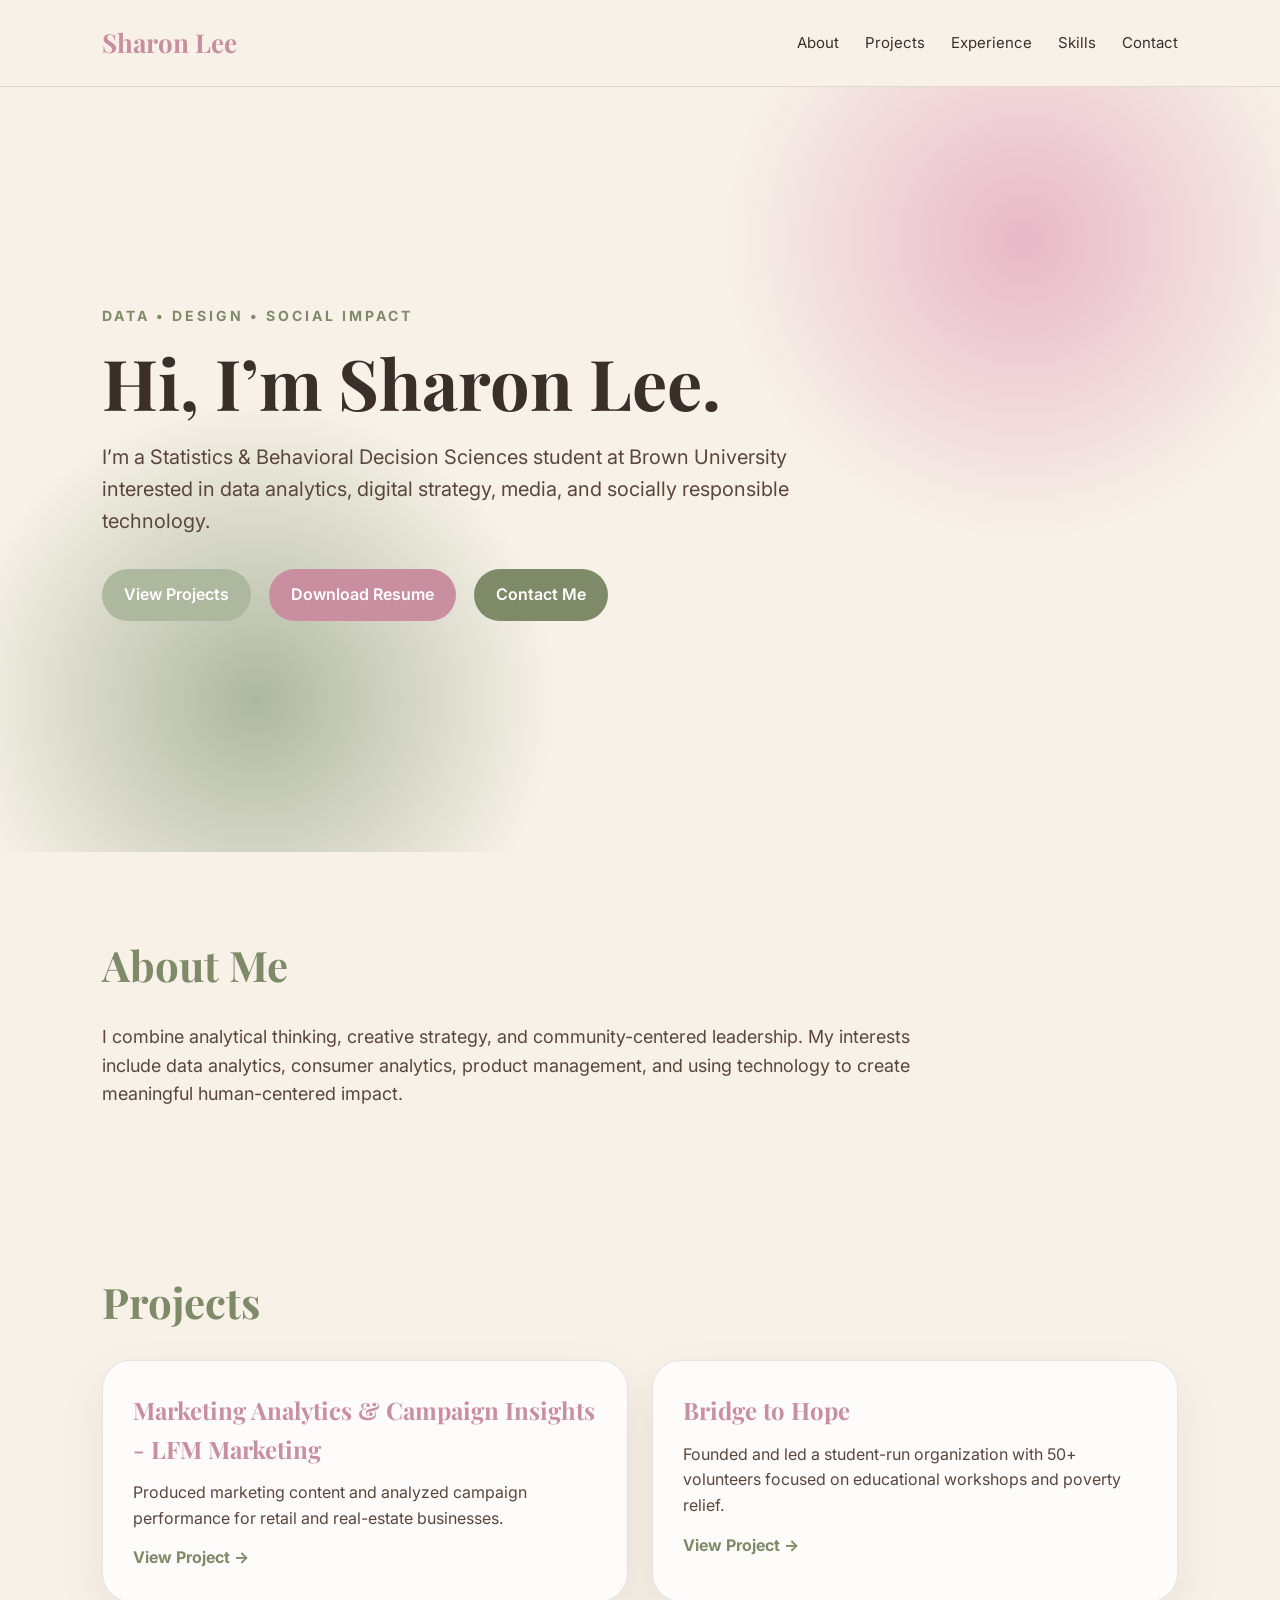
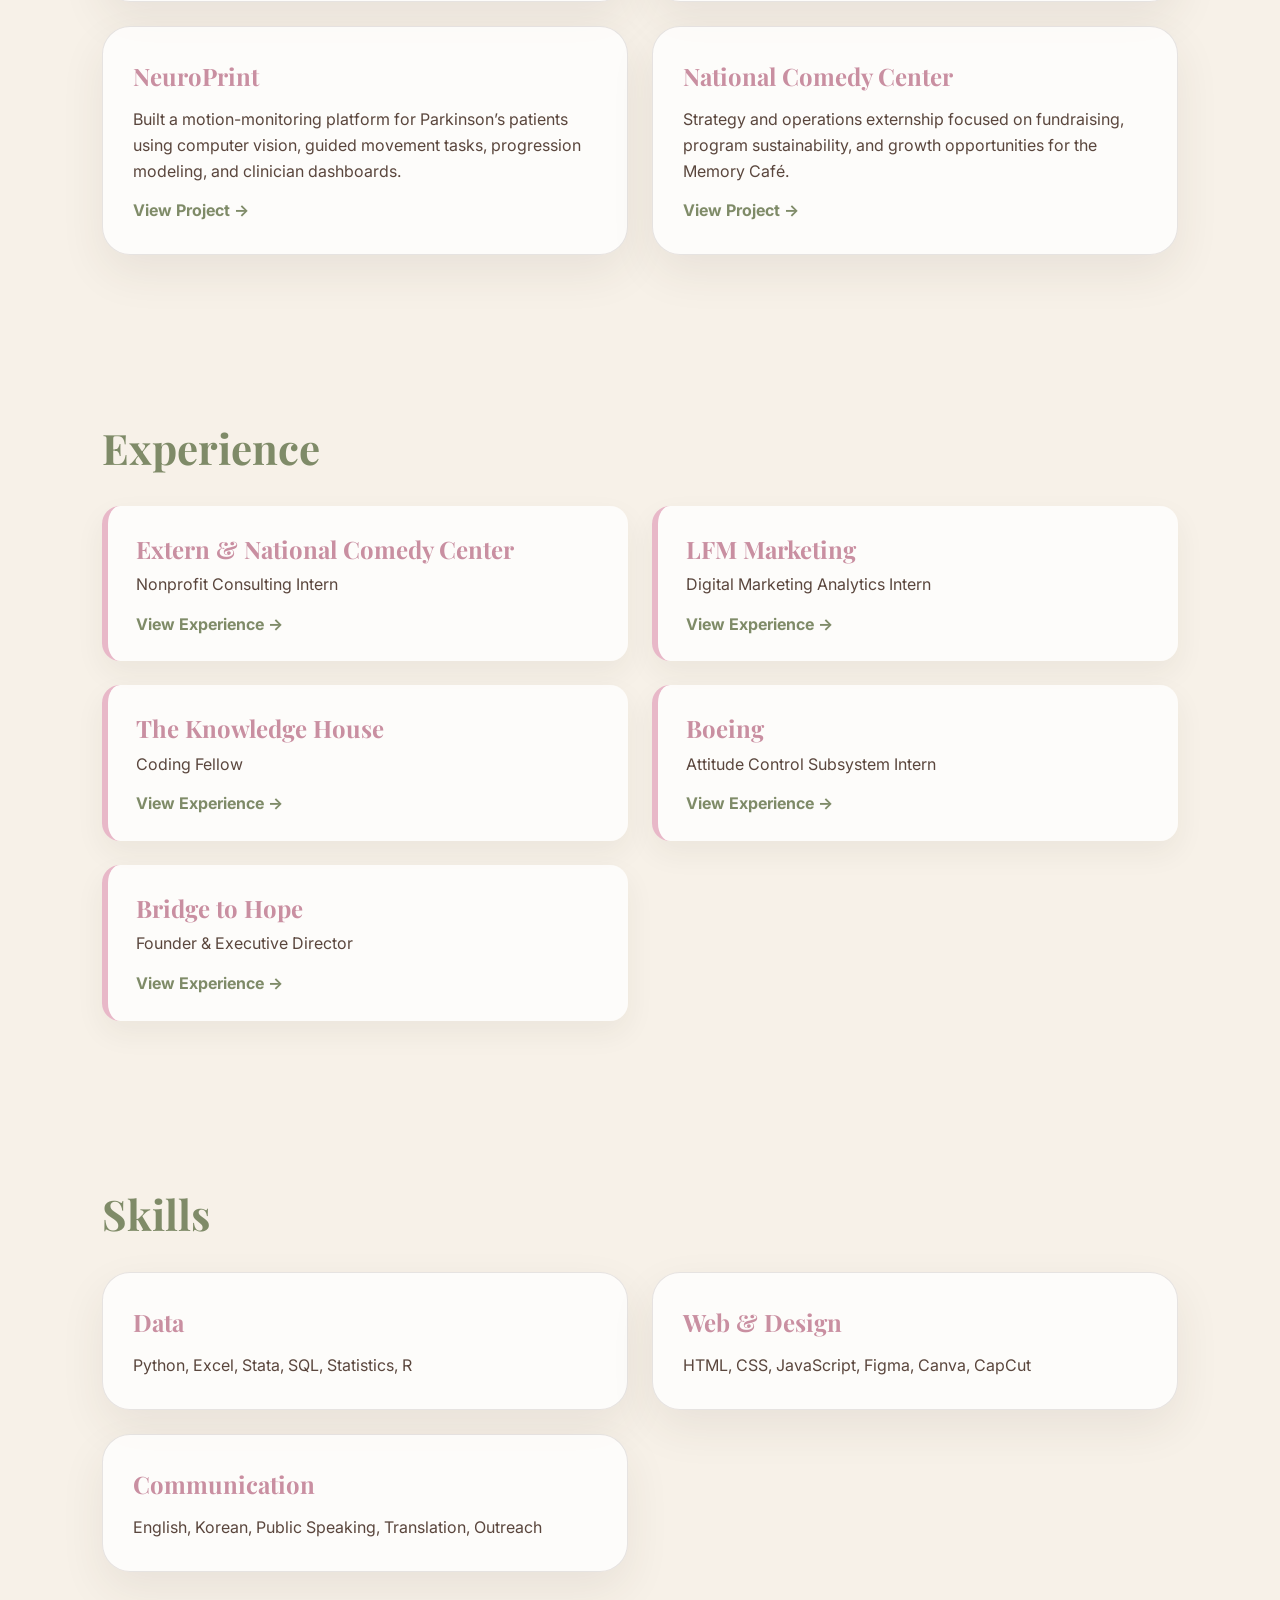
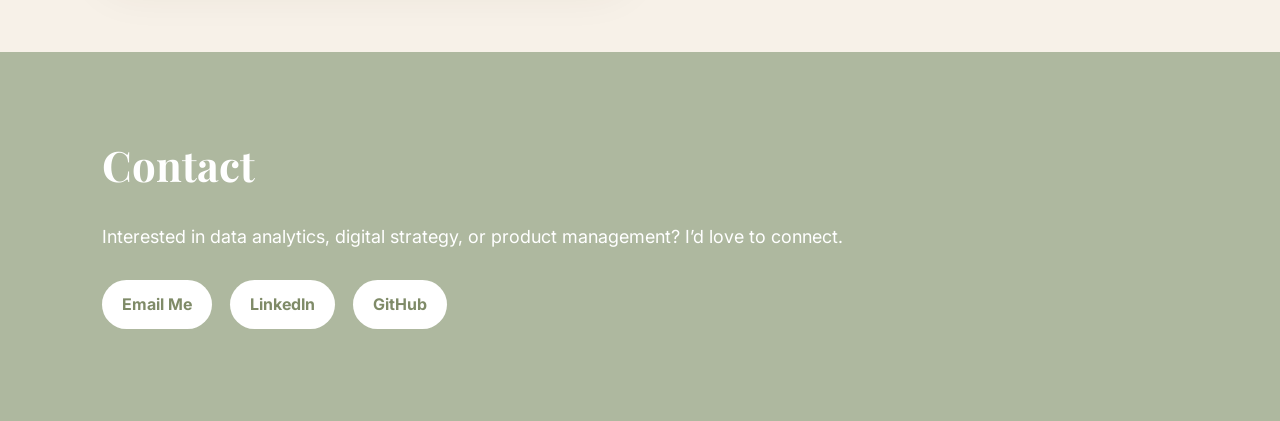
<file: index.html>
<!DOCTYPE html>
<html lang="en">
<head>
  <meta charset="UTF-8" />
  <meta name="viewport" content="width=device-width, initial-scale=1.0" />
  <title>Sharon Lee | Portfolio</title>
  <link rel="stylesheet" href="style.css" />
</head>
<body>

  <nav>
    <h2 class="logo">Sharon Lee</h2>
    <div class="nav-links">
      <a href="#about">About</a>
      <a href="#projects">Projects</a>
      <a href="#experience">Experience</a>
      <a href="#skills">Skills</a>
      <a href="#contact">Contact</a>
    </div>
  </nav>

  <section class="hero">
    <p class="tag">DATA • DESIGN • SOCIAL IMPACT</p>
    <h1>Hi, I’m Sharon Lee.</h1>
    <p class="hero-text">
      I’m a Statistics & Behavioral Decision Sciences student at Brown University interested in
      data analytics, digital strategy, media, and socially responsible technology.
    </p>

    <div class="buttons">
      <a href="#projects">View Projects</a>
      <a href="resume.pdf" target="_blank">Download Resume</a>
      <a href="#contact">Contact Me</a>
    </div>
  </section>

  <section id="about">
    <h2>About Me</h2>
    <p>
      I combine analytical thinking, creative strategy, and community-centered leadership.
      My interests include data analytics, consumer analytics, product management, and using technology
      to create meaningful human-centered impact.
    </p>
  </section>

  <section id="projects">
    <h2>Projects</h2>

    <div class="project-grid">
      <a class="card project-link" href="projects/marketing-analytics.html">
        <h3>Marketing Analytics & Campaign Insights - LFM Marketing</h3>
        <p>
          Produced marketing content and analyzed campaign performance for retail
          and real-estate businesses.
        </p>
        <span>View Project →</span>
      </a>

      <a class="card project-link" href="projects/bridge-to-hope.html">
        <h3>Bridge to Hope</h3>
        <p>
          Founded and led a student-run organization with 50+ volunteers focused on
          educational workshops and poverty relief.
        </p>
        <span>View Project →</span>
      </a>

      <a class="card project-link" href="projects/neuroprint.html">
        <h3>NeuroPrint</h3>
        <p>
          Built a motion-monitoring platform for Parkinson’s patients using computer
          vision, guided movement tasks, progression modeling, and clinician dashboards.
        </p>
        <span>View Project →</span>
      </a>
      
      <a class="card project-link"
   href="projects/ncc-memory-cafe.html">

  <h3>National Comedy Center</h3>

  <p>
    Strategy and operations externship focused on
    fundraising, program sustainability, and
    growth opportunities for the Memory Café.
  </p>

  <span>View Project →</span>

</a>
    </div>
  </section>

  <section id="experience">
    <h2>Experience</h2>

    
    <div class="experience-grid">
      
<a class="experience-item experience-link"
   href="experience/ncc-memory-cafe.html">
  <h3>Extern & National Comedy Center</h3>
  <p>Nonprofit Consulting Intern</p>
  <span>View Experience →</span>
</a>

      <a class="experience-item experience-link" href="experience/lfm-marketing.html">
        <h3>LFM Marketing</h3>
        <p>Digital Marketing Analytics Intern</p>
        <span>View Experience →</span>
      </a>

      <a class="experience-item experience-link" href="experience/knowledge-house.html">
        <h3>The Knowledge House</h3>
        <p>Coding Fellow</p>
        <span>View Experience →</span>
      </a>

      <a class="experience-item experience-link" href="experience/boeing.html">
        <h3>Boeing</h3>
        <p>Attitude Control Subsystem Intern</p>
        <span>View Experience →</span>
      </a>

      <a class="experience-item experience-link" href="experience/bridge-to-hope-experience.html">
        <h3>Bridge to Hope</h3>
        <p>Founder & Executive Director</p>
        <span>View Experience →</span>
      </a>
    </div>
  </section>

  <section id="skills">
    <h2>Skills</h2>

    <div class="skills-grid">
      <div class="card">
        <h3>Data</h3>
        <p>Python, Excel, Stata, SQL, Statistics, R</p>
      </div>

      <div class="card">
        <h3>Web & Design</h3>
        <p>HTML, CSS, JavaScript, Figma, Canva, CapCut</p>
      </div>

      <div class="card">
        <h3>Communication</h3>
        <p>English, Korean, Public Speaking, Translation, Outreach</p>
      </div>
    </div>
  </section>

  <section id="contact">
    <h2>Contact</h2>
    <p>
      Interested in data analytics, digital strategy, or product management?
      I’d love to connect.
    </p>

    <div class="contact-links">
      <a href="mailto:sharon_j_lee@brown.edu">Email Me</a>
      <a href="https://www.linkedin.com/in/sharonjooeunlee" target="_blank">LinkedIn</a>
      <a href="https://github.com/sharon-jlee" target="_blank">GitHub</a>
    </div>
  </section>

  <script src="script.js"></script>
</body>
</html>
</file>
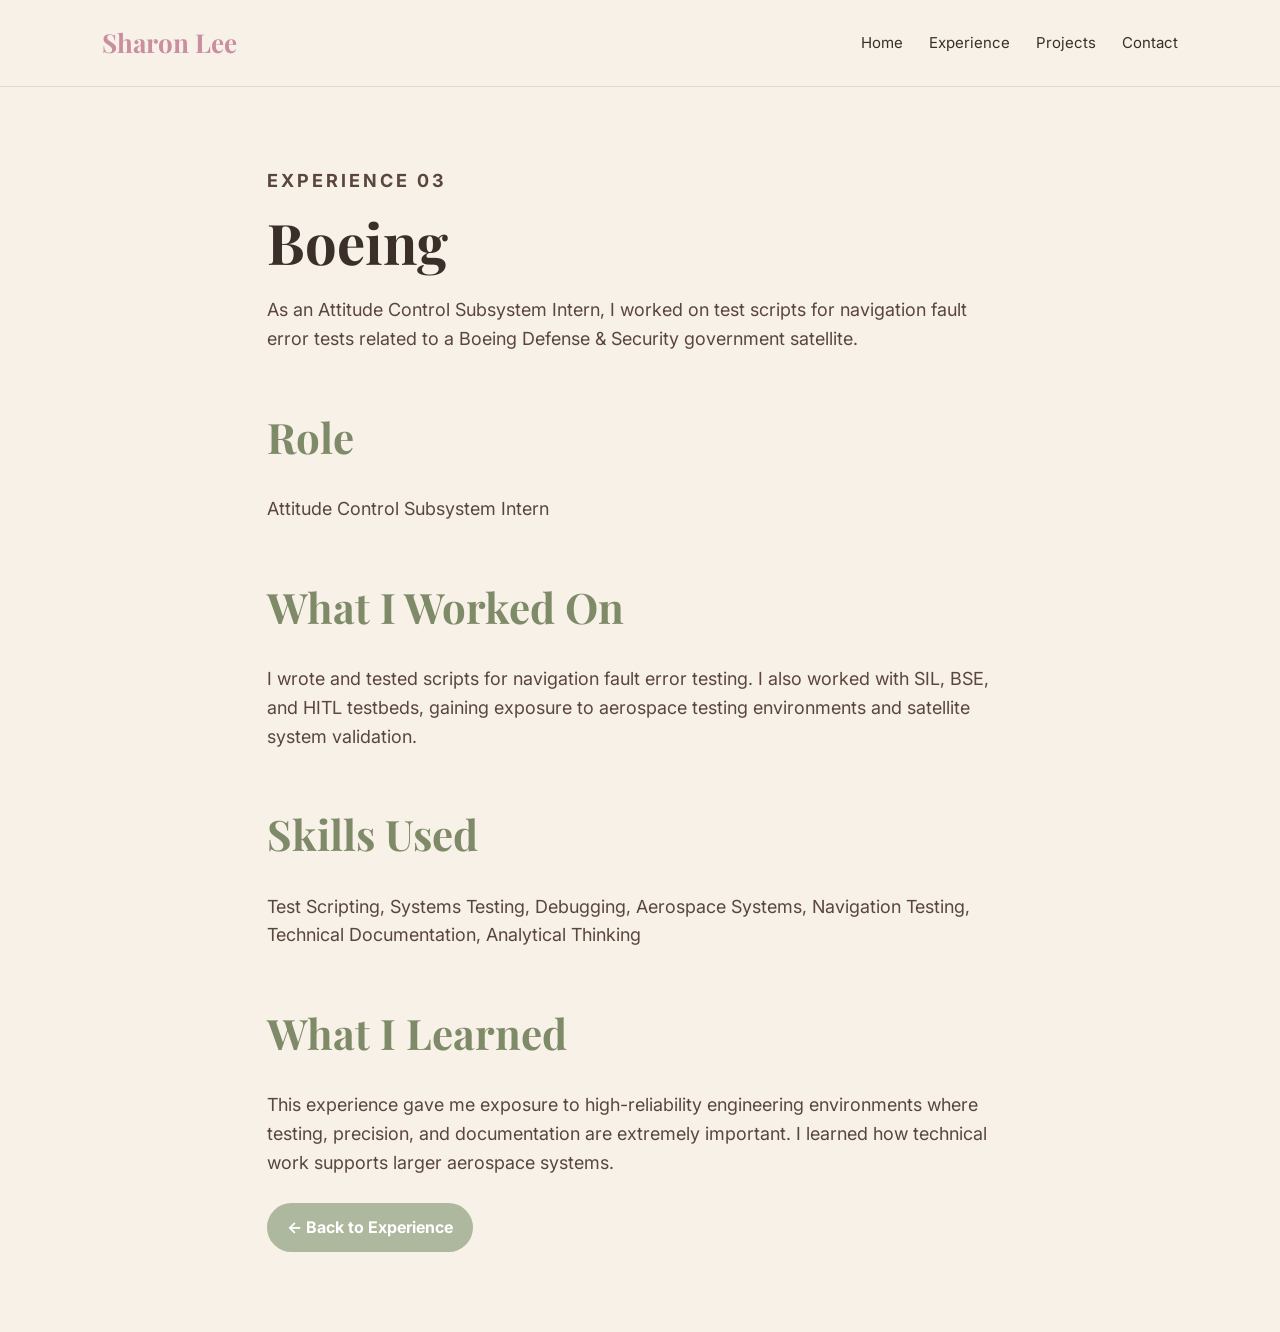
<file: experience/boeing.html>
<!DOCTYPE html>
<html lang="en">
<head>
  <meta charset="UTF-8" />
  <meta name="viewport" content="width=device-width, initial-scale=1.0" />
  <title>Boeing | Sharon Lee</title>
  <link rel="stylesheet" href="../style.css" />
</head>
<body>

  <nav>
    <h2 class="logo">Sharon Lee</h2>
    <div class="nav-links">
      <a href="../index.html">Home</a>
      <a href="../index.html#experience">Experience</a>
      <a href="../index.html#projects">Projects</a>
      <a href="../index.html#contact">Contact</a>
    </div>
  </nav>

  <section class="project-page">
    <p class="tag">EXPERIENCE 03</p>

    <h1>Boeing</h1>

    <p class="hero-text">
      As an Attitude Control Subsystem Intern, I worked on test scripts for navigation
      fault error tests related to a Boeing Defense & Security government satellite.
    </p>

    <h2>Role</h2>
    <p>
      Attitude Control Subsystem Intern
    </p>

    <h2>What I Worked On</h2>
    <p>
      I wrote and tested scripts for navigation fault error testing. I also worked with
      SIL, BSE, and HITL testbeds, gaining exposure to aerospace testing environments
      and satellite system validation.
    </p>

    <h2>Skills Used</h2>
    <p>
      Test Scripting, Systems Testing, Debugging, Aerospace Systems, Navigation Testing,
      Technical Documentation, Analytical Thinking
    </p>

    <h2>What I Learned</h2>
    <p>
      This experience gave me exposure to high-reliability engineering environments where
      testing, precision, and documentation are extremely important. I learned how technical
      work supports larger aerospace systems.
    </p>

    <a class="back-button" href="../index.html#experience">← Back to Experience</a>
  </section>

</body>
</html>
</file>
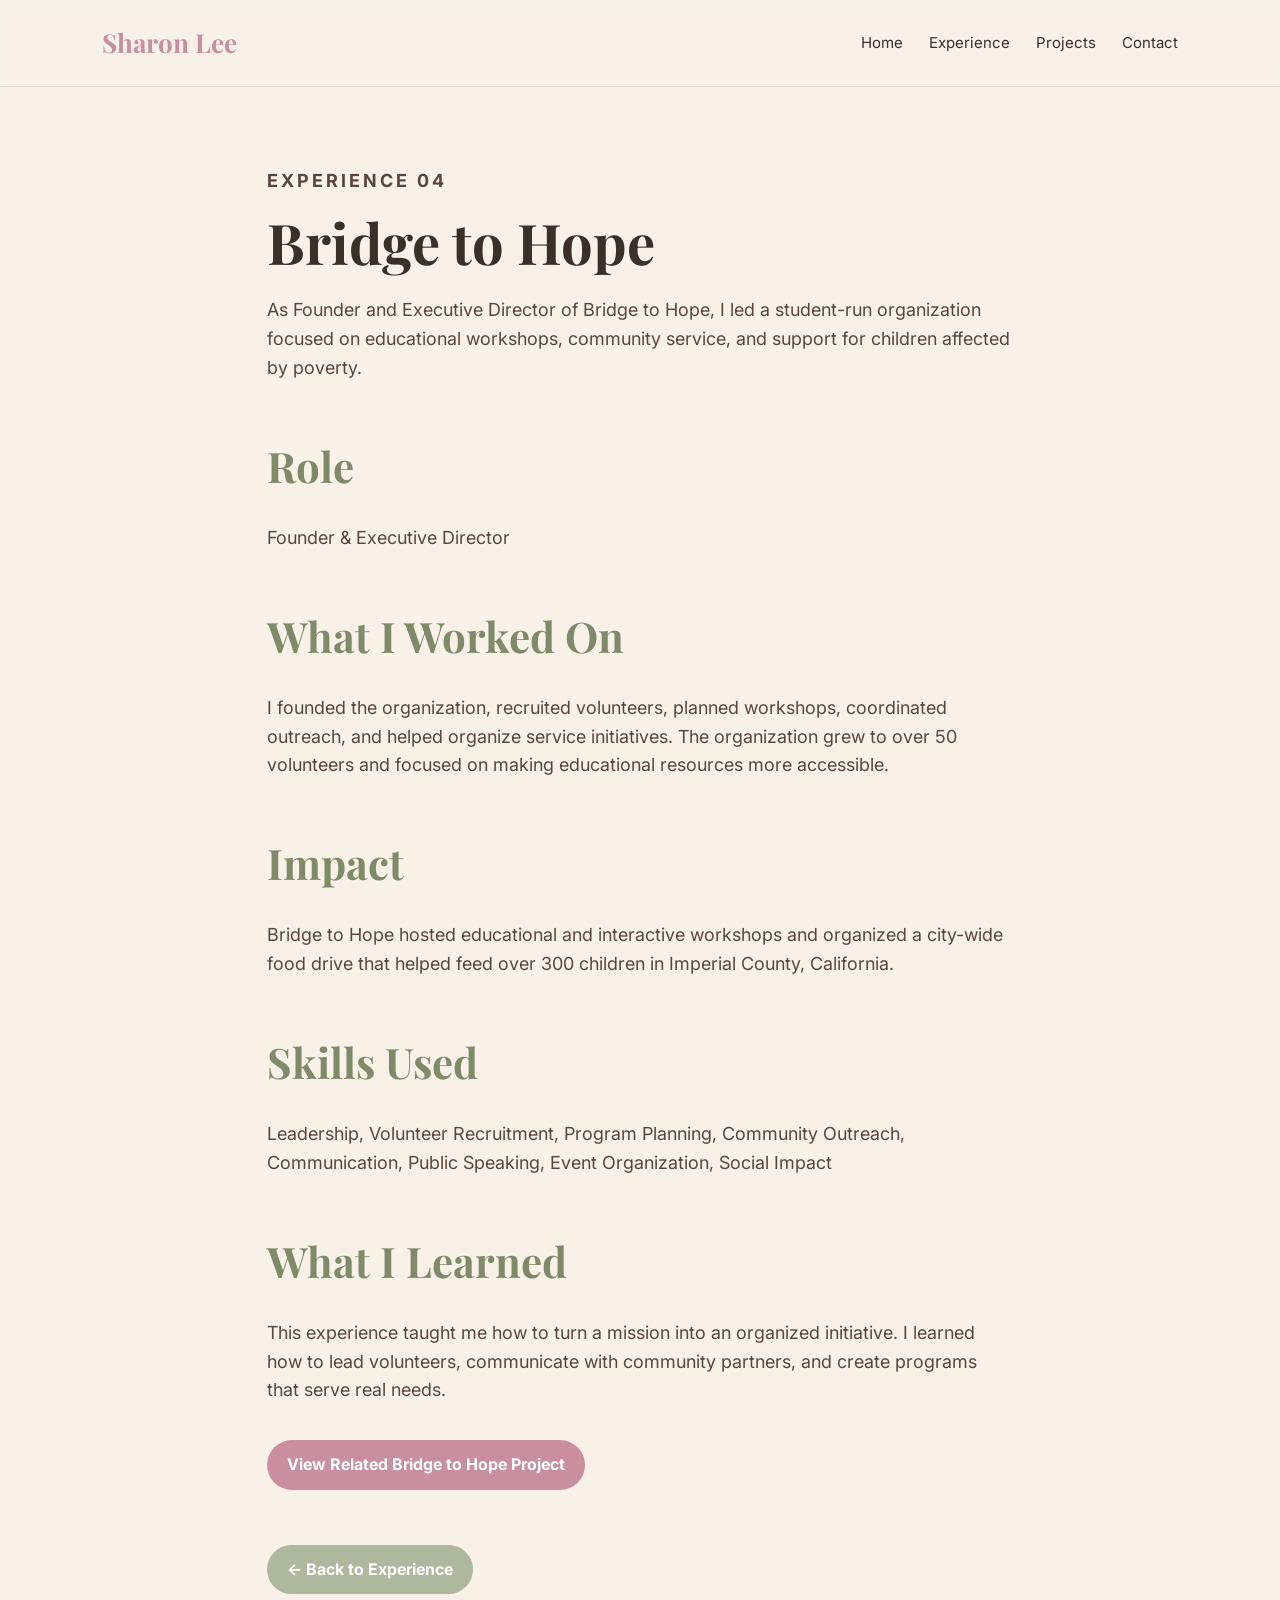
<file: experience/bridge-to-hope-experience.html>
<!DOCTYPE html>
<html lang="en">
<head>
  <meta charset="UTF-8" />
  <meta name="viewport" content="width=device-width, initial-scale=1.0" />
  <title>Bridge to Hope Experience | Sharon Lee</title>
  <link rel="stylesheet" href="../style.css" />
</head>
<body>

  <nav>
    <h2 class="logo">Sharon Lee</h2>
    <div class="nav-links">
      <a href="../index.html">Home</a>
      <a href="../index.html#experience">Experience</a>
      <a href="../index.html#projects">Projects</a>
      <a href="../index.html#contact">Contact</a>
    </div>
  </nav>

  <section class="project-page">
    <p class="tag">EXPERIENCE 04</p>

    <h1>Bridge to Hope</h1>

    <p class="hero-text">
      As Founder and Executive Director of Bridge to Hope, I led a student-run organization
      focused on educational workshops, community service, and support for children affected by poverty.
    </p>

    <h2>Role</h2>
    <p>
      Founder & Executive Director
    </p>

    <h2>What I Worked On</h2>
    <p>
      I founded the organization, recruited volunteers, planned workshops, coordinated outreach,
      and helped organize service initiatives. The organization grew to over 50 volunteers and
      focused on making educational resources more accessible.
    </p>

    <h2>Impact</h2>
    <p>
      Bridge to Hope hosted educational and interactive workshops and organized a city-wide food drive
      that helped feed over 300 children in Imperial County, California.
    </p>

    <h2>Skills Used</h2>
    <p>
      Leadership, Volunteer Recruitment, Program Planning, Community Outreach, Communication,
      Public Speaking, Event Organization, Social Impact
    </p>

    <h2>What I Learned</h2>
    <p>
      This experience taught me how to turn a mission into an organized initiative. I learned how to
      lead volunteers, communicate with community partners, and create programs that serve real needs.
    </p>

    <div class="project-buttons">
      <a href="../projects/bridge-to-hope.html">
        View Related Bridge to Hope Project
      </a>
    </div>

    <a class="back-button" href="../index.html#experience">← Back to Experience</a>
  </section>

</body>
</html>
</file>
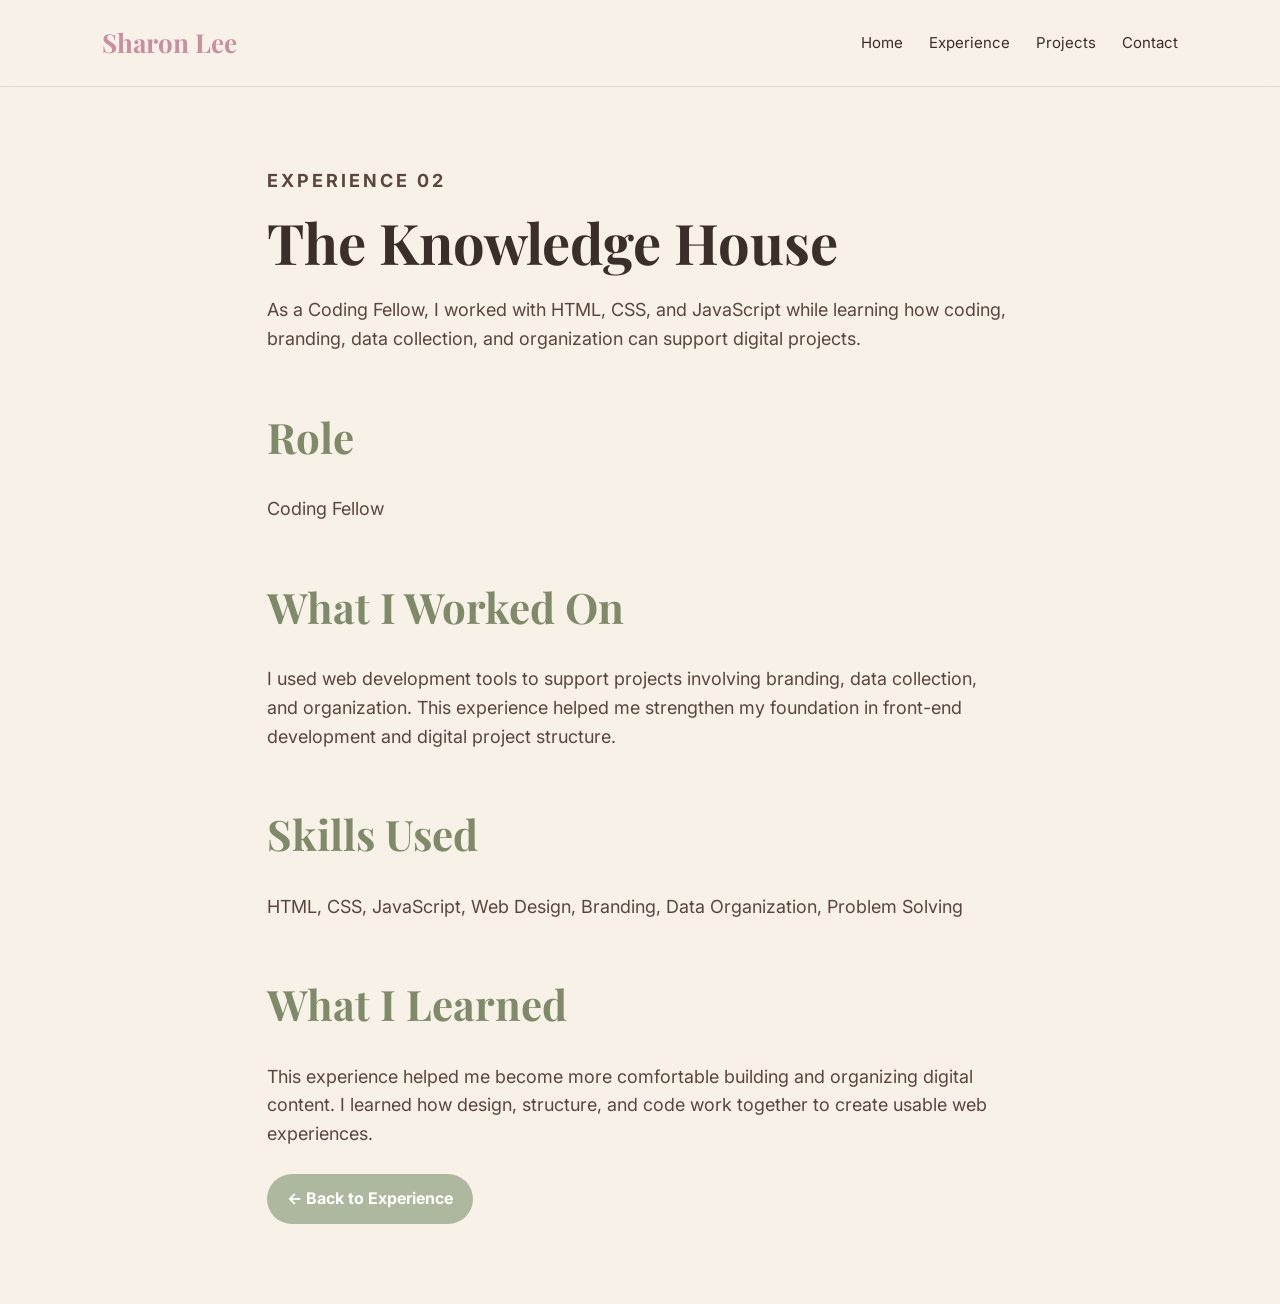
<file: experience/knowledge-house.html>
<!DOCTYPE html>
<html lang="en">
<head>
  <meta charset="UTF-8" />
  <meta name="viewport" content="width=device-width, initial-scale=1.0" />
  <title>The Knowledge House | Sharon Lee</title>
  <link rel="stylesheet" href="../style.css" />
</head>
<body>

  <nav>
    <h2 class="logo">Sharon Lee</h2>
    <div class="nav-links">
      <a href="../index.html">Home</a>
      <a href="../index.html#experience">Experience</a>
      <a href="../index.html#projects">Projects</a>
      <a href="../index.html#contact">Contact</a>
    </div>
  </nav>

  <section class="project-page">
    <p class="tag">EXPERIENCE 02</p>

    <h1>The Knowledge House</h1>

    <p class="hero-text">
      As a Coding Fellow, I worked with HTML, CSS, and JavaScript while learning how
      coding, branding, data collection, and organization can support digital projects.
    </p>

    <h2>Role</h2>
    <p>
      Coding Fellow
    </p>

    <h2>What I Worked On</h2>
    <p>
      I used web development tools to support projects involving branding, data collection,
      and organization. This experience helped me strengthen my foundation in front-end
      development and digital project structure.
    </p>

    <h2>Skills Used</h2>
    <p>
      HTML, CSS, JavaScript, Web Design, Branding, Data Organization, Problem Solving
    </p>

    <h2>What I Learned</h2>
    <p>
      This experience helped me become more comfortable building and organizing digital content.
      I learned how design, structure, and code work together to create usable web experiences.
    </p>

    <a class="back-button" href="../index.html#experience">← Back to Experience</a>
  </section>

</body>
</html>
</file>
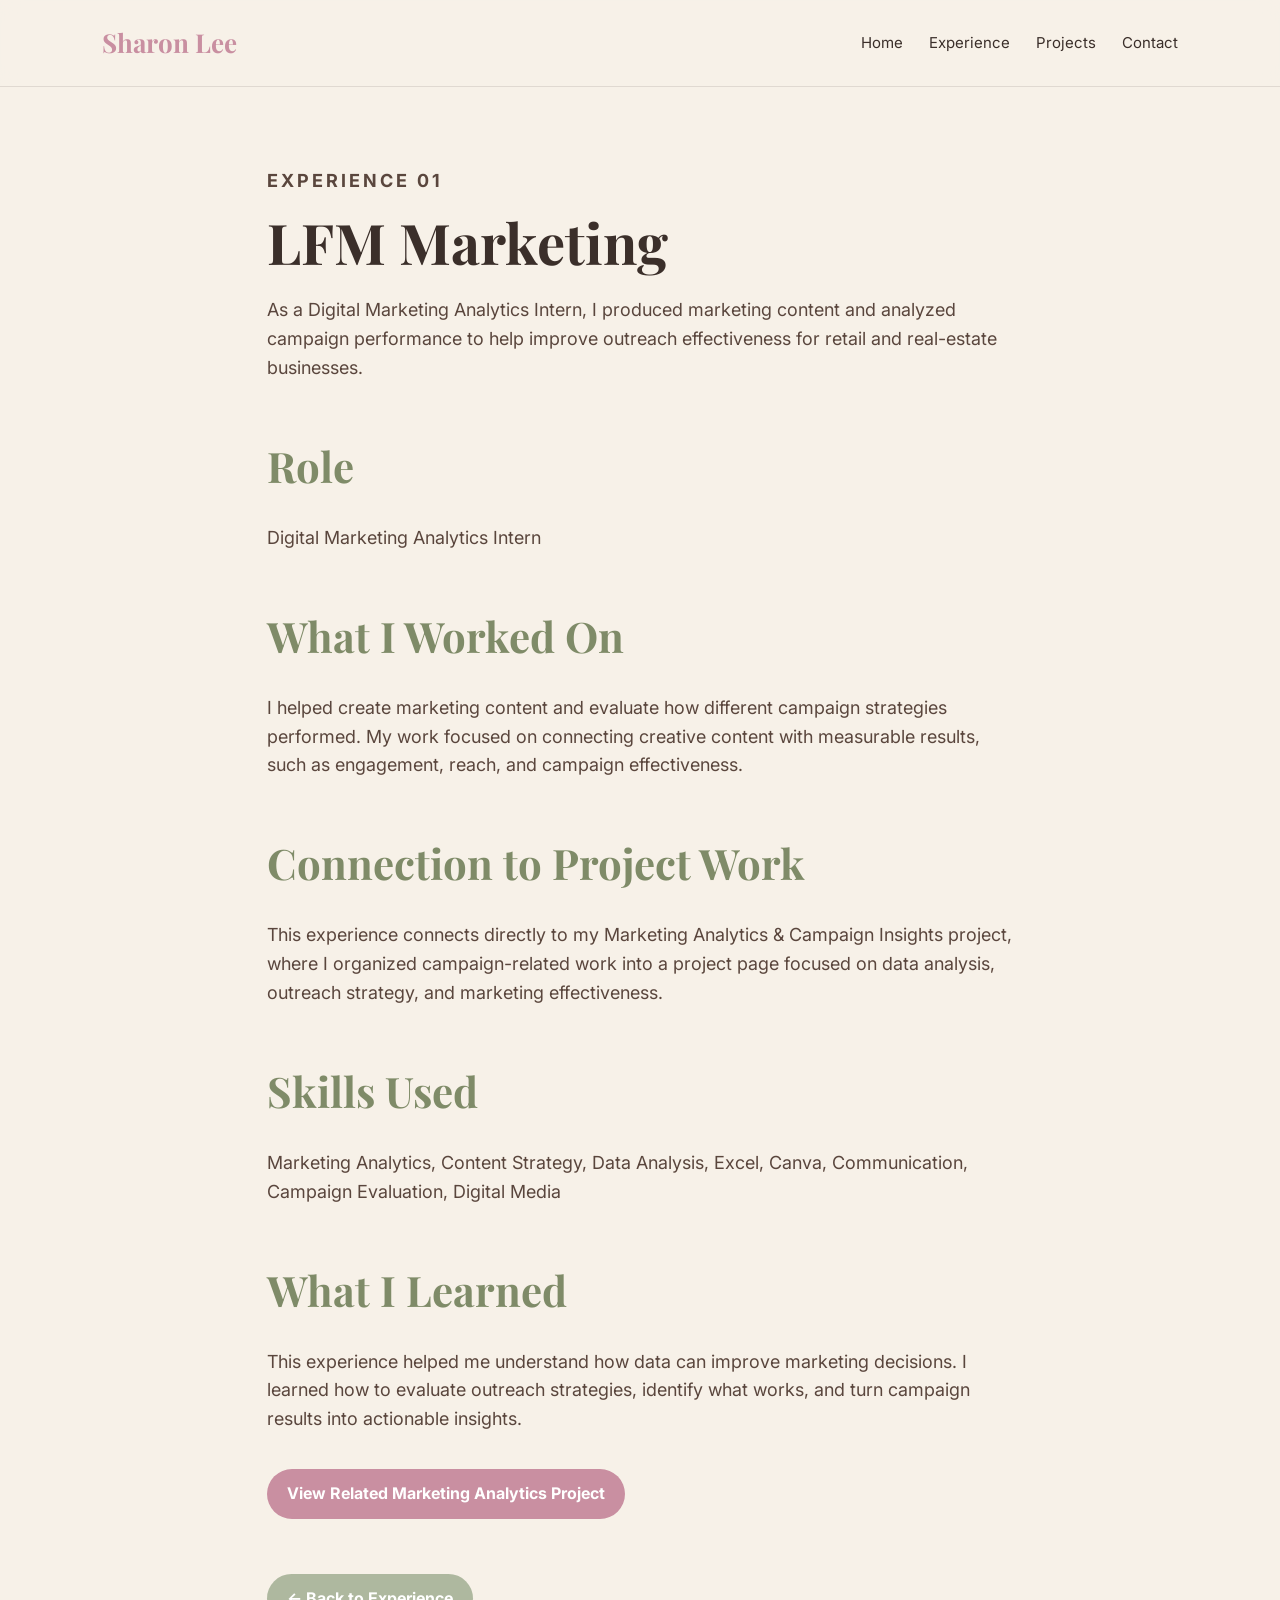
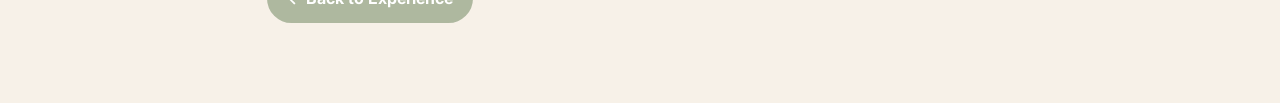
<file: experience/lfm-marketing.html>
<!DOCTYPE html>
<html lang="en">
<head>
  <meta charset="UTF-8" />
  <meta name="viewport" content="width=device-width, initial-scale=1.0" />
  <title>LFM Marketing | Sharon Lee</title>
  <link rel="stylesheet" href="../style.css" />
</head>
<body>

  <nav>
    <h2 class="logo">Sharon Lee</h2>
    <div class="nav-links">
      <a href="../index.html">Home</a>
      <a href="../index.html#experience">Experience</a>
      <a href="../index.html#projects">Projects</a>
      <a href="../index.html#contact">Contact</a>
    </div>
  </nav>

  <section class="project-page">
    <p class="tag">EXPERIENCE 01</p>

    <h1>LFM Marketing</h1>

    <p class="hero-text">
      As a Digital Marketing Analytics Intern, I produced marketing content and analyzed
      campaign performance to help improve outreach effectiveness for retail and real-estate businesses.
    </p>

    <h2>Role</h2>
    <p>
      Digital Marketing Analytics Intern
    </p>

    <h2>What I Worked On</h2>
    <p>
      I helped create marketing content and evaluate how different campaign strategies performed.
      My work focused on connecting creative content with measurable results, such as engagement,
      reach, and campaign effectiveness.
    </p>

    <h2>Connection to Project Work</h2>
    <p>
      This experience connects directly to my Marketing Analytics & Campaign Insights project,
      where I organized campaign-related work into a project page focused on data analysis,
      outreach strategy, and marketing effectiveness.
    </p>

    <h2>Skills Used</h2>
    <p>
      Marketing Analytics, Content Strategy, Data Analysis, Excel, Canva, Communication,
      Campaign Evaluation, Digital Media
    </p>

    <h2>What I Learned</h2>
    <p>
      This experience helped me understand how data can improve marketing decisions. I learned how to
      evaluate outreach strategies, identify what works, and turn campaign results into actionable insights.
    </p>

    <div class="project-buttons">
      <a href="../projects/marketing-analytics.html">
        View Related Marketing Analytics Project
      </a>
    </div>

    <a class="back-button" href="../index.html#experience">← Back to Experience</a>
  </section>

</body>
</html>
</file>
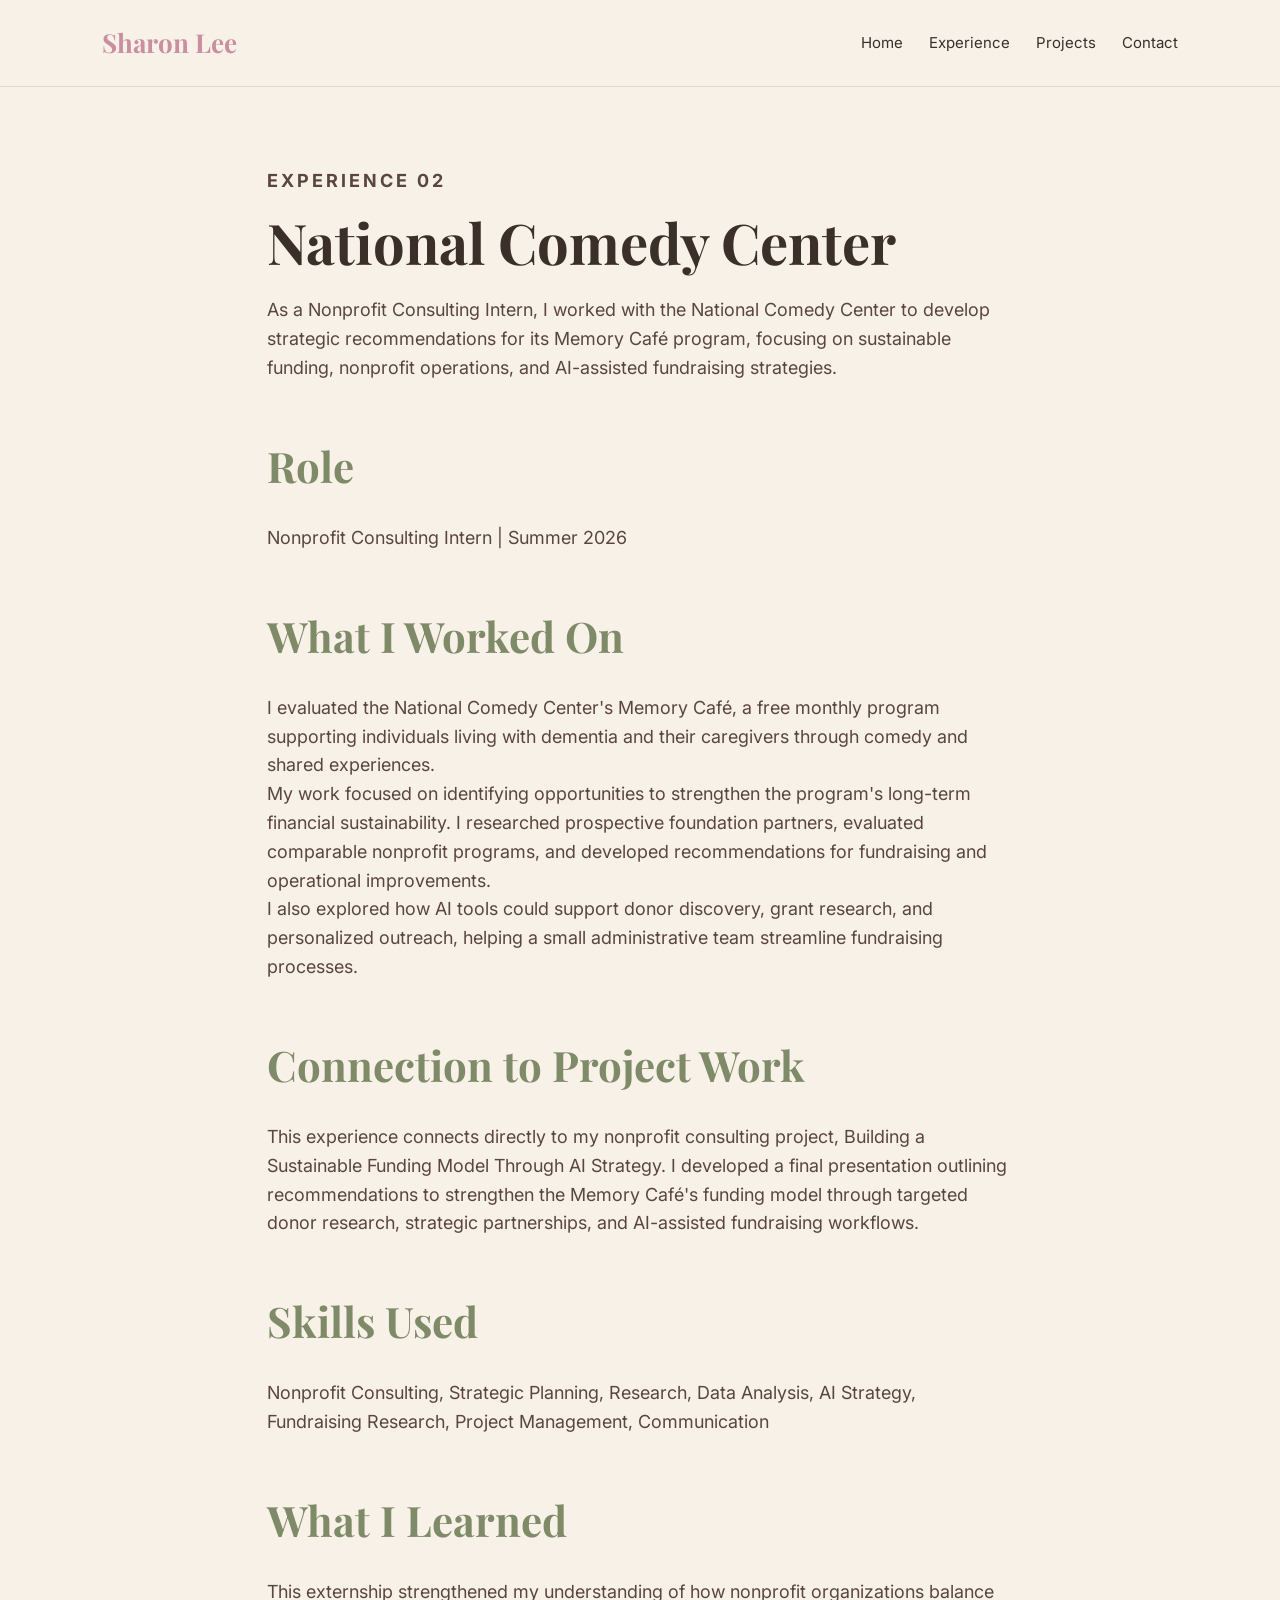
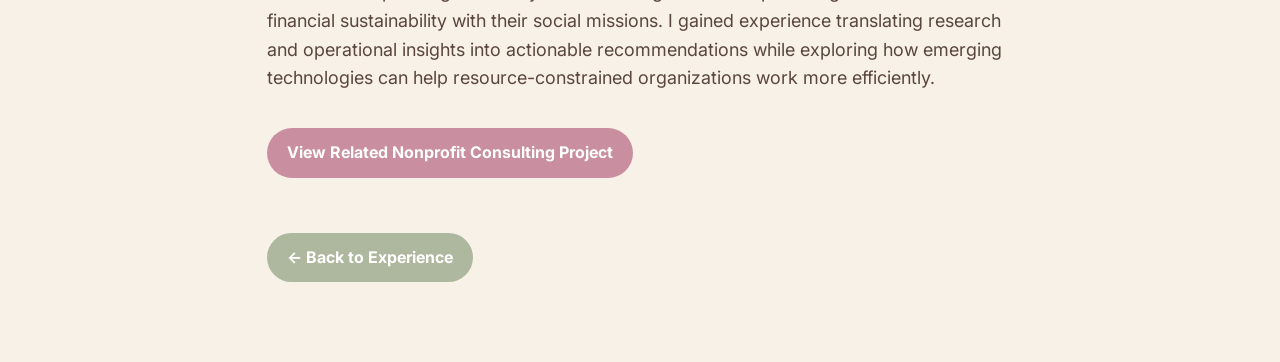
<file: experience/ncc-memory-cafe.html>
<!DOCTYPE html>
<html lang="en">
<head>
  <meta charset="UTF-8" />
  <meta name="viewport" content="width=device-width, initial-scale=1.0" />
  <title>National Comedy Center | Sharon Lee</title>
  <link rel="stylesheet" href="../style.css" />
</head>
<body>

  <nav>
    <h2 class="logo">Sharon Lee</h2>
    <div class="nav-links">
      <a href="../index.html">Home</a>
      <a href="../index.html#experience">Experience</a>
      <a href="../index.html#projects">Projects</a>
      <a href="../index.html#contact">Contact</a>
    </div>
  </nav>

  <section class="project-page">
    <p class="tag">EXPERIENCE 02</p>

    <h1>National Comedy Center</h1>

    <p class="hero-text">
      As a Nonprofit Consulting Intern, I worked with
      the National Comedy Center to develop strategic
      recommendations for its Memory Café program,
      focusing on sustainable funding, nonprofit
      operations, and AI-assisted fundraising strategies.
    </p>

    <h2>Role</h2>
    <p>
      Nonprofit Consulting Intern | Summer 2026
    </p>

    <h2>What I Worked On</h2>
    <p>
      I evaluated the National Comedy Center's Memory Café,
      a free monthly program supporting individuals living
      with dementia and their caregivers through comedy
      and shared experiences.
    </p>

    <p>
      My work focused on identifying opportunities to
      strengthen the program's long-term financial
      sustainability. I researched prospective foundation
      partners, evaluated comparable nonprofit programs,
      and developed recommendations for fundraising
      and operational improvements.
    </p>

    <p>
      I also explored how AI tools could support donor
      discovery, grant research, and personalized outreach,
      helping a small administrative team streamline
      fundraising processes.
    </p>

    <h2>Connection to Project Work</h2>
    <p>
      This experience connects directly to my nonprofit
      consulting project, Building a Sustainable Funding
      Model Through AI Strategy. I developed a final
      presentation outlining recommendations to strengthen
      the Memory Café's funding model through targeted
      donor research, strategic partnerships, and
      AI-assisted fundraising workflows.
    </p>

    <h2>Skills Used</h2>
    <p>
      Nonprofit Consulting, Strategic Planning,
      Research, Data Analysis, AI Strategy,
      Fundraising Research, Project Management,
      Communication
    </p>

    <h2>What I Learned</h2>
    <p>
      This externship strengthened my understanding
      of how nonprofit organizations balance financial
      sustainability with their social missions.
      I gained experience translating research and
      operational insights into actionable recommendations
      while exploring how emerging technologies can help
      resource-constrained organizations work more
      efficiently.
    </p>

    <div class="project-buttons">
      <a href="../projects/ncc-memory-cafe.html">
        View Related Nonprofit Consulting Project
      </a>
    </div>

    <a class="back-button"
       href="../index.html#experience">
      ← Back to Experience
    </a>
  </section>

</body>
</html>
</file>
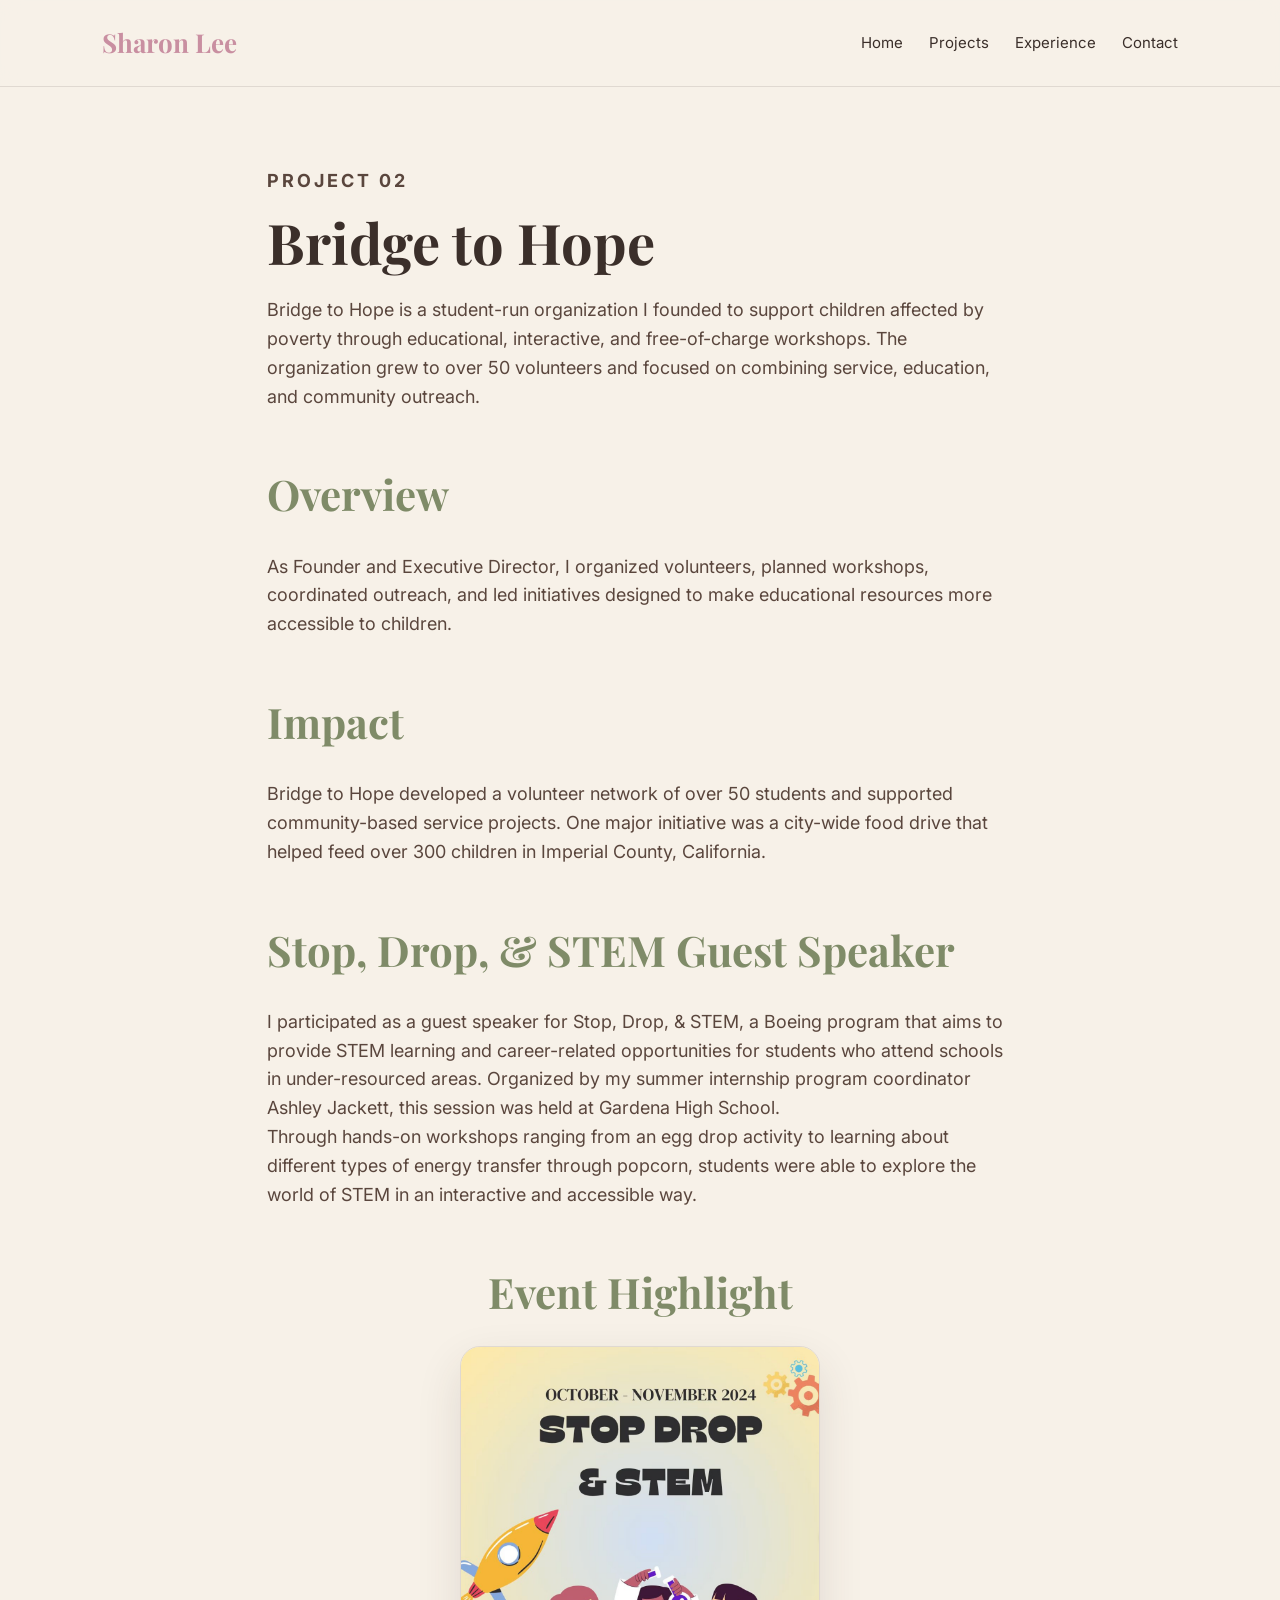
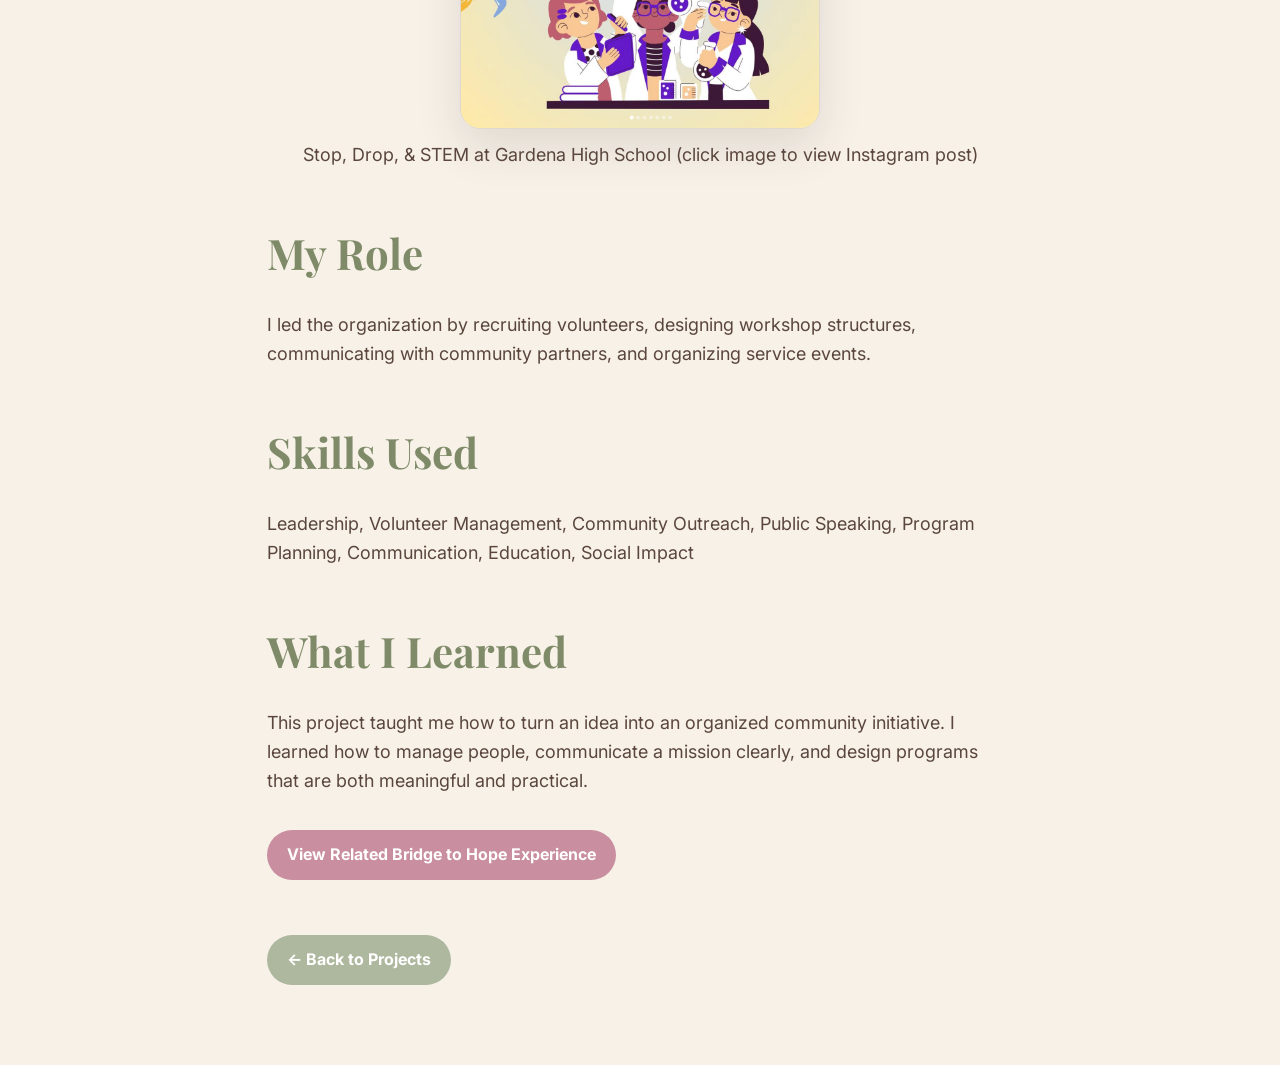
<file: projects/bridge-to-hope.html>
<!DOCTYPE html>
<html lang="en">
<head>
  <meta charset="UTF-8" />
  <meta name="viewport" content="width=device-width, initial-scale=1.0" />
  <title>Bridge to Hope | Sharon Lee</title>
  <link rel="stylesheet" href="../style.css" />
</head>
<body>

  <nav>
    <h2 class="logo">Sharon Lee</h2>
    <div class="nav-links">
      <a href="../index.html">Home</a>
      <a href="../index.html#projects">Projects</a>
      <a href="../index.html#experience">Experience</a>
      <a href="../index.html#contact">Contact</a>
    </div>
  </nav>

  <section class="project-page">
    <p class="tag">PROJECT 02</p>

    <h1>Bridge to Hope</h1>

    <p class="hero-text">
      Bridge to Hope is a student-run organization I founded to support children affected by poverty
      through educational, interactive, and free-of-charge workshops. The organization grew to over
      50 volunteers and focused on combining service, education, and community outreach.
    </p>

    <h2>Overview</h2>
    <p>
      As Founder and Executive Director, I organized volunteers, planned workshops, coordinated outreach,
      and led initiatives designed to make educational resources more accessible to children.
    </p>

    <h2>Impact</h2>
    <p>
      Bridge to Hope developed a volunteer network of over 50 students and supported community-based
      service projects. One major initiative was a city-wide food drive that helped feed over 300 children
      in Imperial County, California.
    </p>
<h2>Stop, Drop, & STEM Guest Speaker</h2>

<p>
  I participated as a guest speaker for Stop, Drop, & STEM, a Boeing program that aims to provide
  STEM learning and career-related opportunities for students who attend schools in under-resourced
  areas. Organized by my summer internship program coordinator Ashley Jackett, this session was held
  at Gardena High School.
</p>

<p>
  Through hands-on workshops ranging from an egg drop activity to learning about different types of
  energy transfer through popcorn, students were able to explore the world of STEM in an interactive
  and accessible way.
</p>

<div class="instagram-section">
  <h2>Event Highlight</h2>

  <a href="https://www.instagram.com/p/DCvJT1XP_zE" target="_blank">
    <img 
      class="instagram-cover" 
      src="../assets/images/stop-drop-stem-cover.png" 
      alt="Stop, Drop, & STEM event highlight"
    />
  </a>

  <p class="caption">
    Stop, Drop, & STEM at Gardena High School
    (click image to view Instagram post)
  </p>
</div>
    <h2>My Role</h2>
    <p>
      I led the organization by recruiting volunteers, designing workshop structures, communicating
      with community partners, and organizing service events.
    </p>

    <h2>Skills Used</h2>
    <p>
      Leadership, Volunteer Management, Community Outreach, Public Speaking,
      Program Planning, Communication, Education, Social Impact
    </p>

    <h2>What I Learned</h2>
    <p>
      This project taught me how to turn an idea into an organized community initiative. I learned how to
      manage people, communicate a mission clearly, and design programs that are both meaningful and practical.
    </p>

    <div class="project-buttons">
      <a href="../experience/bridge-to-hope-experience.html">
        View Related Bridge to Hope Experience
      </a>
    </div>

    <a class="back-button" href="../index.html#projects">← Back to Projects</a>
  </section>

</body>
</html>
</file>
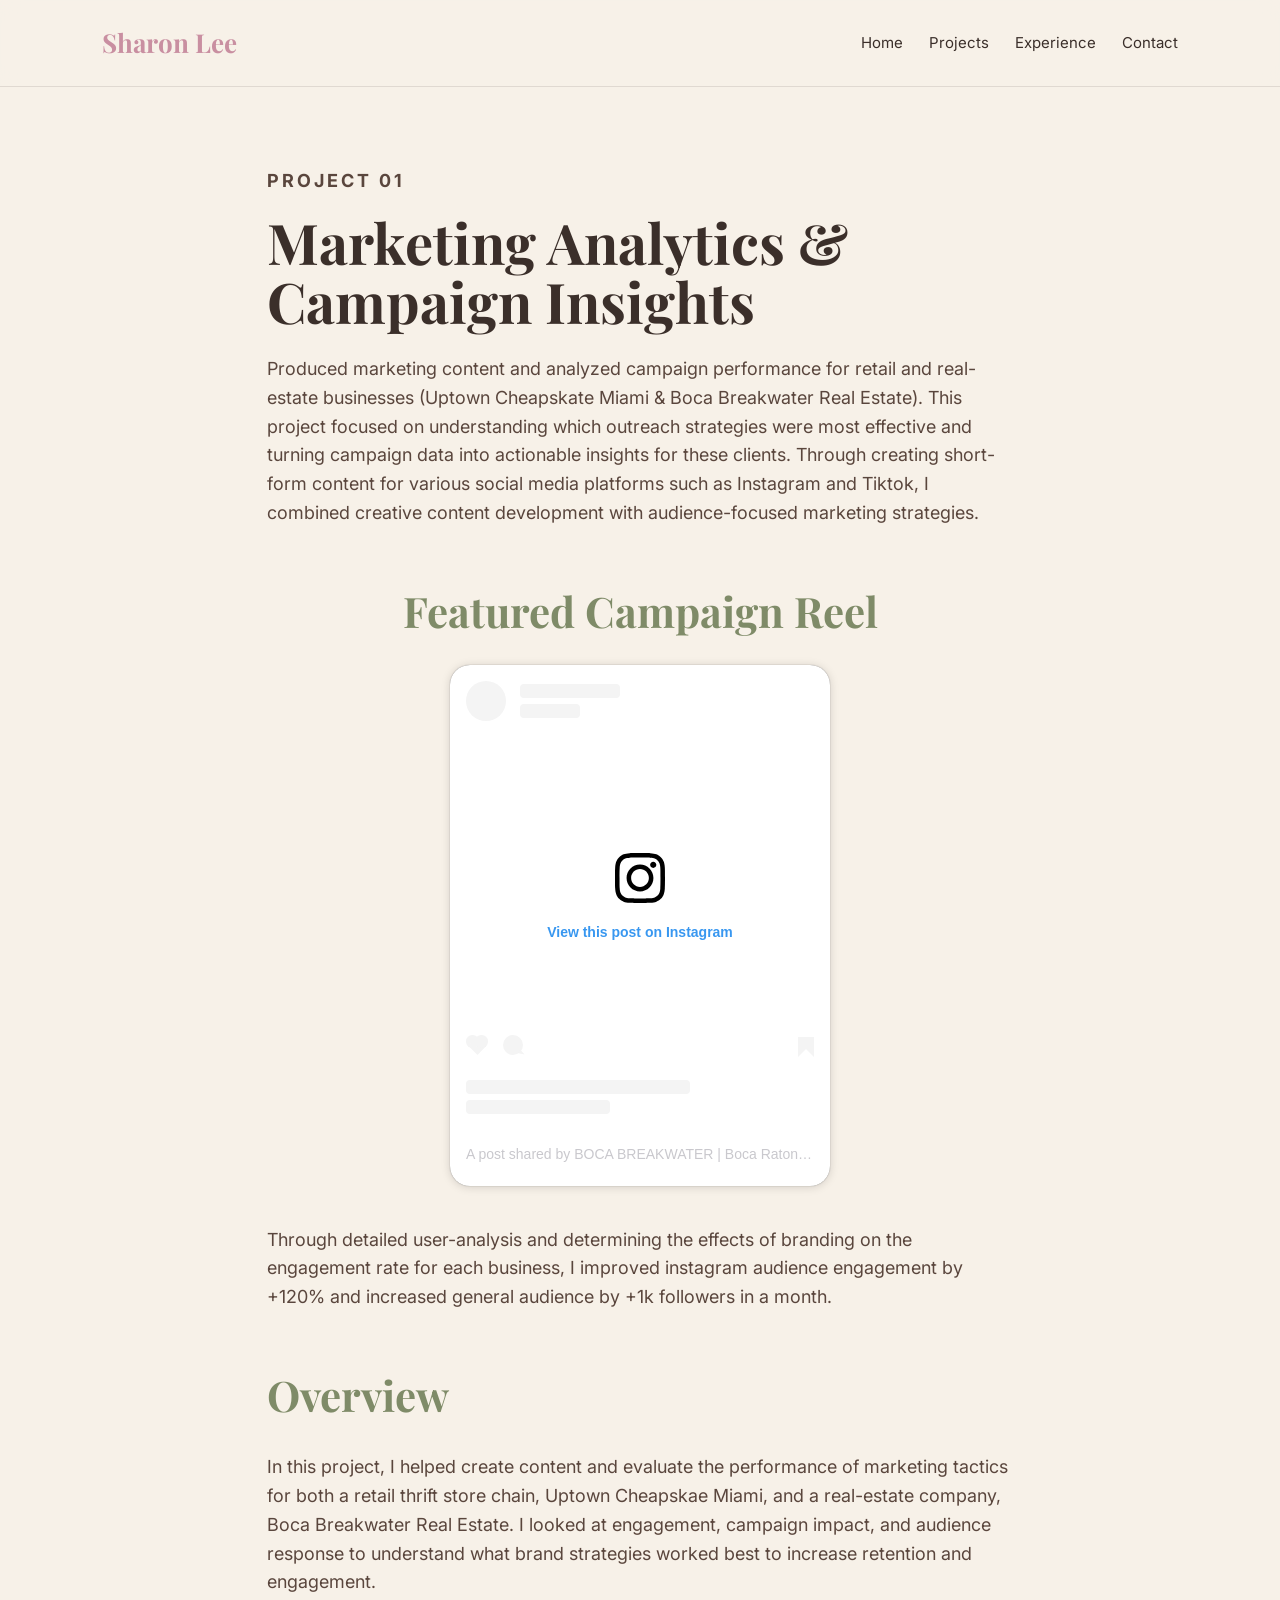
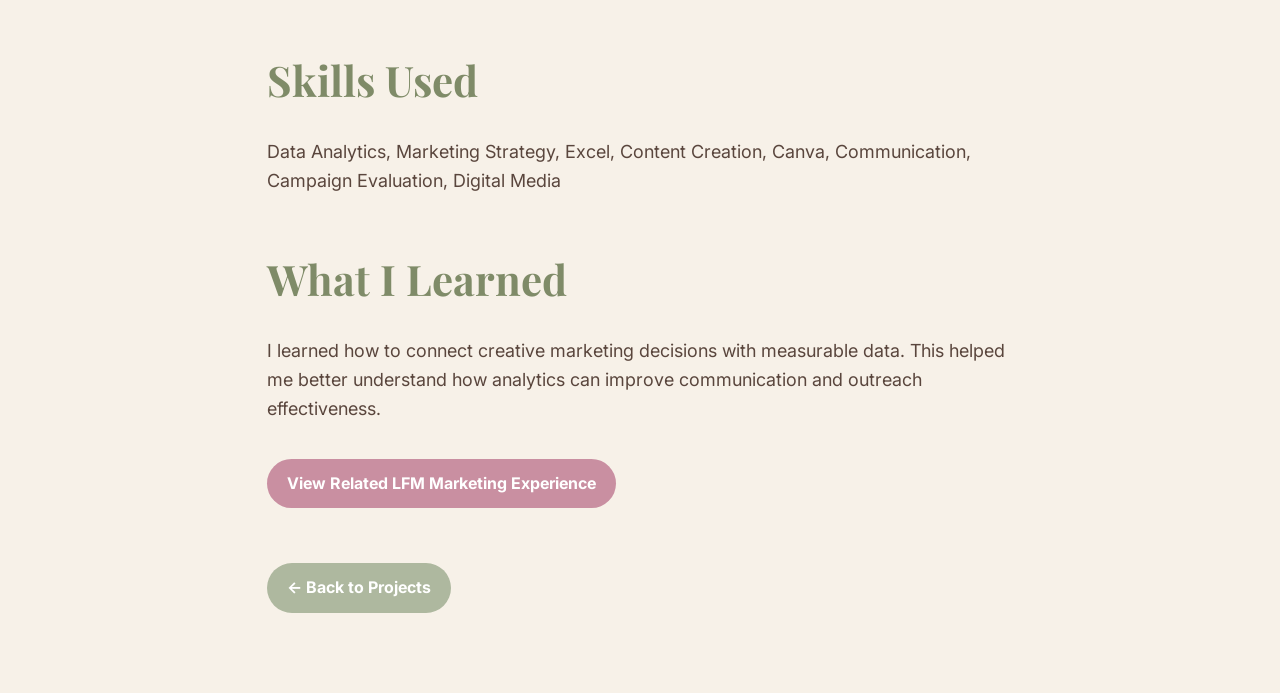
<file: projects/marketing-analytics.html>
<!DOCTYPE html>
<html lang="en">
<head>
  <meta charset="UTF-8" />
  <meta name="viewport" content="width=device-width, initial-scale=1.0" />
  <title>Marketing Analytics Project | Sharon Lee</title>
  <link rel="stylesheet" href="../style.css" />
</head>
<body>

  <nav>
    <h2 class="logo">Sharon Lee</h2>
    <div class="nav-links">
      <a href="../index.html">Home</a>
      <a href="../index.html#projects">Projects</a>
      <a href="../index.html#experience">Experience</a>
      <a href="../index.html#contact">Contact</a>
    </div>
  </nav>

  <section class="project-page">
    <p class="tag">PROJECT 01</p>

    <h1>Marketing Analytics & Campaign Insights</h1>

    <p class="hero-text">
      Produced marketing content and analyzed campaign performance for retail and real-estate businesses (Uptown Cheapskate Miami & Boca Breakwater Real Estate).
      This project focused on understanding which outreach strategies were most effective and turning
      campaign data into actionable insights for these clients. Through creating short-form content for various social media platforms such as Instagram and Tiktok,
      I combined creative content development with audience-focused marketing strategies.
    </p>

<div class="instagram-section">
  <h2>Featured Campaign Reel</h2>

  <!-- Paste Instagram embed code here -->
  <blockquote class="instagram-media" data-instgrm-permalink="https://www.instagram.com/reel/DYXLv9kAYdC/?utm_source=ig_embed&amp;utm_campaign=loading" data-instgrm-version="14" style=" background:#FFF; border:0; border-radius:3px; box-shadow:0 0 1px 0 rgba(0,0,0,0.5),0 1px 10px 0 rgba(0,0,0,0.15); margin: 1px; max-width:540px; min-width:326px; padding:0; width:99.375%; width:-webkit-calc(100% - 2px); width:calc(100% - 2px);"><div style="padding:16px;"> <a href="https://www.instagram.com/reel/DYXLv9kAYdC/?utm_source=ig_embed&amp;utm_campaign=loading" style=" background:#FFFFFF; line-height:0; padding:0 0; text-align:center; text-decoration:none; width:100%;" target="_blank"> <div style=" display: flex; flex-direction: row; align-items: center;"> <div style="background-color: #F4F4F4; border-radius: 50%; flex-grow: 0; height: 40px; margin-right: 14px; width: 40px;"></div> <div style="display: flex; flex-direction: column; flex-grow: 1; justify-content: center;"> <div style=" background-color: #F4F4F4; border-radius: 4px; flex-grow: 0; height: 14px; margin-bottom: 6px; width: 100px;"></div> <div style=" background-color: #F4F4F4; border-radius: 4px; flex-grow: 0; height: 14px; width: 60px;"></div></div></div><div style="padding: 19% 0;"></div> <div style="display:block; height:50px; margin:0 auto 12px; width:50px;"><svg width="50px" height="50px" viewBox="0 0 60 60" version="1.1" xmlns="https://www.w3.org/2000/svg" xmlns:xlink="https://www.w3.org/1999/xlink"><g stroke="none" stroke-width="1" fill="none" fill-rule="evenodd"><g transform="translate(-511.000000, -20.000000)" fill="#000000"><g><path d="M556.869,30.41 C554.814,30.41 553.148,32.076 553.148,34.131 C553.148,36.186 554.814,37.852 556.869,37.852 C558.924,37.852 560.59,36.186 560.59,34.131 C560.59,32.076 558.924,30.41 556.869,30.41 M541,60.657 C535.114,60.657 530.342,55.887 530.342,50 C530.342,44.114 535.114,39.342 541,39.342 C546.887,39.342 551.658,44.114 551.658,50 C551.658,55.887 546.887,60.657 541,60.657 M541,33.886 C532.1,33.886 524.886,41.1 524.886,50 C524.886,58.899 532.1,66.113 541,66.113 C549.9,66.113 557.115,58.899 557.115,50 C557.115,41.1 549.9,33.886 541,33.886 M565.378,62.101 C565.244,65.022 564.756,66.606 564.346,67.663 C563.803,69.06 563.154,70.057 562.106,71.106 C561.058,72.155 560.06,72.803 558.662,73.347 C557.607,73.757 556.021,74.244 553.102,74.378 C549.944,74.521 548.997,74.552 541,74.552 C533.003,74.552 532.056,74.521 528.898,74.378 C525.979,74.244 524.393,73.757 523.338,73.347 C521.94,72.803 520.942,72.155 519.894,71.106 C518.846,70.057 518.197,69.06 517.654,67.663 C517.244,66.606 516.755,65.022 516.623,62.101 C516.479,58.943 516.448,57.996 516.448,50 C516.448,42.003 516.479,41.056 516.623,37.899 C516.755,34.978 517.244,33.391 517.654,32.338 C518.197,30.938 518.846,29.942 519.894,28.894 C520.942,27.846 521.94,27.196 523.338,26.654 C524.393,26.244 525.979,25.756 528.898,25.623 C532.057,25.479 533.004,25.448 541,25.448 C548.997,25.448 549.943,25.479 553.102,25.623 C556.021,25.756 557.607,26.244 558.662,26.654 C560.06,27.196 561.058,27.846 562.106,28.894 C563.154,29.942 563.803,30.938 564.346,32.338 C564.756,33.391 565.244,34.978 565.378,37.899 C565.522,41.056 565.552,42.003 565.552,50 C565.552,57.996 565.522,58.943 565.378,62.101 M570.82,37.631 C570.674,34.438 570.167,32.258 569.425,30.349 C568.659,28.377 567.633,26.702 565.965,25.035 C564.297,23.368 562.623,22.342 560.652,21.575 C558.743,20.834 556.562,20.326 553.369,20.18 C550.169,20.033 549.148,20 541,20 C532.853,20 531.831,20.033 528.631,20.18 C525.438,20.326 523.257,20.834 521.349,21.575 C519.376,22.342 517.703,23.368 516.035,25.035 C514.368,26.702 513.342,28.377 512.574,30.349 C511.834,32.258 511.326,34.438 511.181,37.631 C511.035,40.831 511,41.851 511,50 C511,58.147 511.035,59.17 511.181,62.369 C511.326,65.562 511.834,67.743 512.574,69.651 C513.342,71.625 514.368,73.296 516.035,74.965 C517.703,76.634 519.376,77.658 521.349,78.425 C523.257,79.167 525.438,79.673 528.631,79.82 C531.831,79.965 532.853,80.001 541,80.001 C549.148,80.001 550.169,79.965 553.369,79.82 C556.562,79.673 558.743,79.167 560.652,78.425 C562.623,77.658 564.297,76.634 565.965,74.965 C567.633,73.296 568.659,71.625 569.425,69.651 C570.167,67.743 570.674,65.562 570.82,62.369 C570.966,59.17 571,58.147 571,50 C571,41.851 570.966,40.831 570.82,37.631"></path></g></g></g></svg></div><div style="padding-top: 8px;"> <div style=" color:#3897f0; font-family:Arial,sans-serif; font-size:14px; font-style:normal; font-weight:550; line-height:18px;">View this post on Instagram</div></div><div style="padding: 12.5% 0;"></div> <div style="display: flex; flex-direction: row; margin-bottom: 14px; align-items: center;"><div> <div style="background-color: #F4F4F4; border-radius: 50%; height: 12.5px; width: 12.5px; transform: translateX(0px) translateY(7px);"></div> <div style="background-color: #F4F4F4; height: 12.5px; transform: rotate(-45deg) translateX(3px) translateY(1px); width: 12.5px; flex-grow: 0; margin-right: 14px; margin-left: 2px;"></div> <div style="background-color: #F4F4F4; border-radius: 50%; height: 12.5px; width: 12.5px; transform: translateX(9px) translateY(-18px);"></div></div><div style="margin-left: 8px;"> <div style=" background-color: #F4F4F4; border-radius: 50%; flex-grow: 0; height: 20px; width: 20px;"></div> <div style=" width: 0; height: 0; border-top: 2px solid transparent; border-left: 6px solid #f4f4f4; border-bottom: 2px solid transparent; transform: translateX(16px) translateY(-4px) rotate(30deg)"></div></div><div style="margin-left: auto;"> <div style=" width: 0px; border-top: 8px solid #F4F4F4; border-right: 8px solid transparent; transform: translateY(16px);"></div> <div style=" background-color: #F4F4F4; flex-grow: 0; height: 12px; width: 16px; transform: translateY(-4px);"></div> <div style=" width: 0; height: 0; border-top: 8px solid #F4F4F4; border-left: 8px solid transparent; transform: translateY(-4px) translateX(8px);"></div></div></div> <div style="display: flex; flex-direction: column; flex-grow: 1; justify-content: center; margin-bottom: 24px;"> <div style=" background-color: #F4F4F4; border-radius: 4px; flex-grow: 0; height: 14px; margin-bottom: 6px; width: 224px;"></div> <div style=" background-color: #F4F4F4; border-radius: 4px; flex-grow: 0; height: 14px; width: 144px;"></div></div></a><p style=" color:#c9c8cd; font-family:Arial,sans-serif; font-size:14px; line-height:17px; margin-bottom:0; margin-top:8px; overflow:hidden; padding:8px 0 7px; text-align:center; text-overflow:ellipsis; white-space:nowrap;"><a href="https://www.instagram.com/reel/DYXLv9kAYdC/?utm_source=ig_embed&amp;utm_campaign=loading" style=" color:#c9c8cd; font-family:Arial,sans-serif; font-size:14px; font-style:normal; font-weight:normal; line-height:17px; text-decoration:none;" target="_blank">A post shared by BOCA BREAKWATER | Boca Raton Apartments ⚓️🗝️ (@boca.breakwater)</a></p></div></blockquote>
<script async src="//www.instagram.com/embed.js"></script>

  <script async src="//www.instagram.com/embed.js"></script>
</div>

    <p class="hero-text">
      Through detailed user-analysis and determining the effects of branding on the engagement rate for each business, I improved instagram audience engagement
      by +120% and increased general audience by +1k followers in a month.
    </p>
    <h2>Overview</h2>
    <p>
      In this project, I helped create content and evaluate the performance of marketing tactics for both a retail thrift store chain, Uptown Cheapskae Miami, and 
      a real-estate company, Boca Breakwater Real Estate. I looked at engagement, campaign impact, and audience response to
      understand what brand strategies worked best to increase retention and engagement. 
    </p>

    <h2>Skills Used</h2>
    <p>
      Data Analytics, Marketing Strategy, Excel, Content Creation, Canva, Communication,
      Campaign Evaluation, Digital Media
    </p>

    <h2>What I Learned</h2>
    <p>
      I learned how to connect creative marketing decisions with measurable data. This helped me better
      understand how analytics can improve communication and outreach effectiveness.
    </p>

    <div class="project-buttons">
      <a href="../experience/lfm-marketing.html">
        View Related LFM Marketing Experience
      </a>
    </div>

    <a class="back-button" href="../index.html#projects">← Back to Projects</a>
  </section>

</body>
</html>
</file>
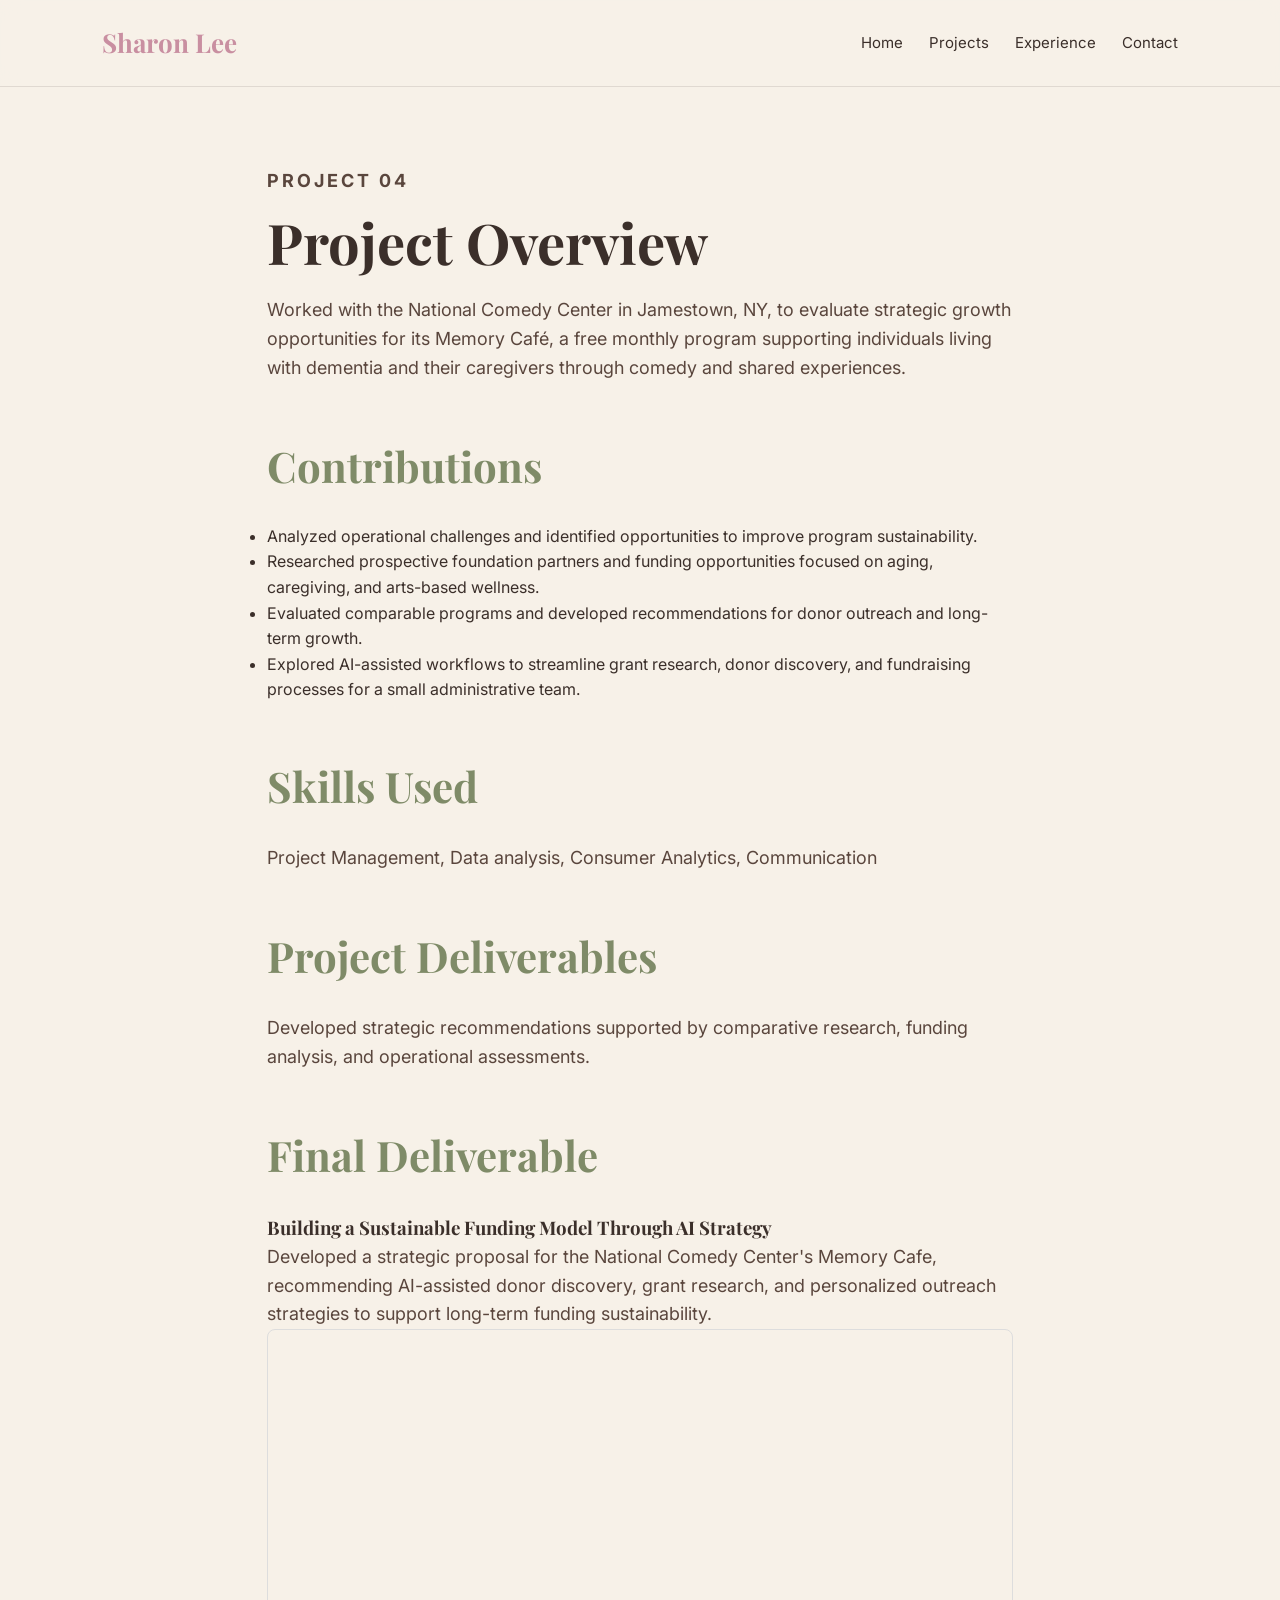
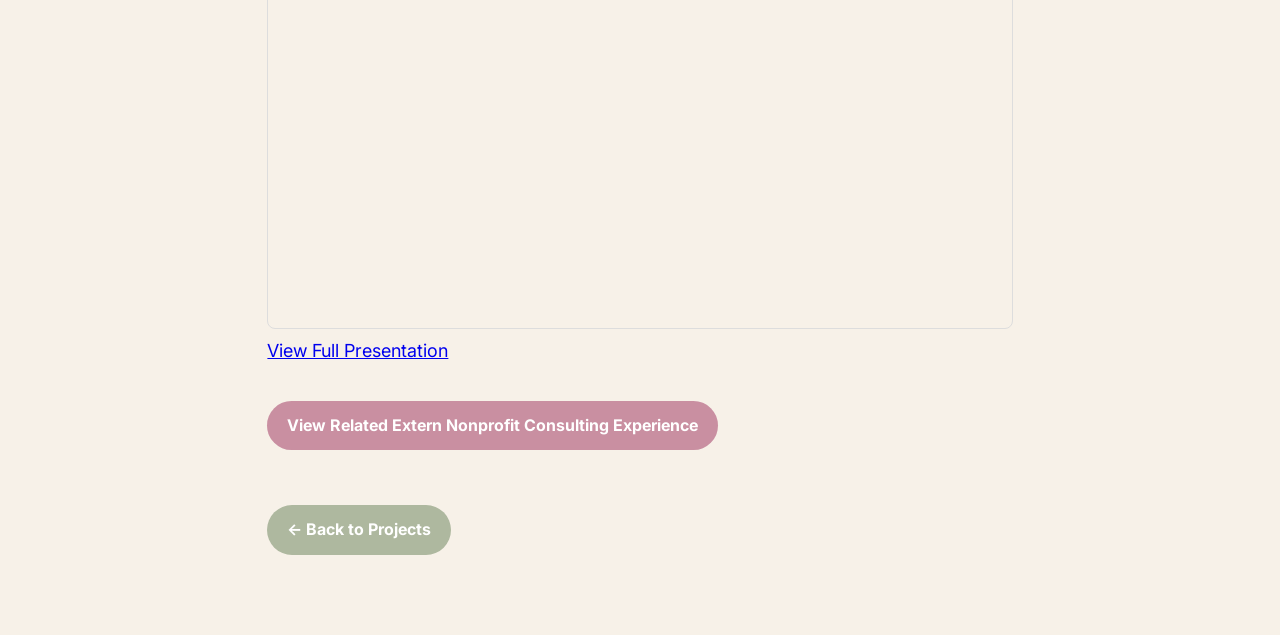
<file: projects/ncc-memory-cafe.html>
<!DOCTYPE html>
<html lang="en">
<head>
  <meta charset="UTF-8" />
  <meta name="viewport" content="width=device-width, initial-scale=1.0" />
  <title>Nonprofit Consulting Project | Sharon Lee</title>
  <link rel="stylesheet" href="../style.css" />
</head>
<body>

  <nav>
    <h2 class="logo">Sharon Lee</h2>
    <div class="nav-links">
      <a href="../index.html">Home</a>
      <a href="../index.html#projects">Projects</a>
      <a href="../index.html#experience">Experience</a>
      <a href="../index.html#contact">Contact</a>
    </div>
  </nav>

  <section class="project-page">
    <p class="tag">PROJECT 04</p>

    <h1>Project Overview</h1>

    <p class="hero-text">
      Worked with the National Comedy Center in Jamestown, NY, to evaluate strategic growth opportunities for its Memory Café, a free monthly program supporting individuals living with dementia and their caregivers through comedy and shared experiences.
    </p>
    
    
<h2>Contributions</h2>

<ul>
  <li>
    Analyzed operational challenges and identified
    opportunities to improve program sustainability.
  </li>

  <li>
    Researched prospective foundation partners and
    funding opportunities focused on aging, caregiving,
    and arts-based wellness.
  </li>

  <li>
    Evaluated comparable programs and developed
    recommendations for donor outreach and long-term growth.
  </li>

  <li>
    Explored AI-assisted workflows to streamline
    grant research, donor discovery, and fundraising
    processes for a small administrative team.
  </li>
</ul>


    <h2>Skills Used</h2>
    <p>
      Project Management, Data analysis, Consumer Analytics, Communication
    </p>

    <h2>Project Deliverables</h2>
    <p>
      Developed strategic recommendations supported by comparative research, funding analysis, and operational assessments.
    </p>

    
 <h2>Final Deliverable</h2>

  <h3>
    Building a Sustainable Funding Model Through AI Strategy
  </h3>

  <p>
    Developed a strategic proposal for the National Comedy
    Center's Memory Cafe, recommending AI-assisted donor
    discovery, grant research, and personalized outreach
    strategies to support long-term funding sustainability.
  </p>

  <iframe
    src="ncc-final-presentation.pdf"
    width="100%"
    height="600"
    title="NCC Final Strategy Presentation"
    style="border: 1px solid #ddd; border-radius: 8px;">
  </iframe>

  <p>
    <a href="ncc-final-presentation.pdf"
       target="_blank"
       rel="noopener noreferrer">
      View Full Presentation
    </a>
  </p>

    <div class="project-buttons">
      <a href="../experience/ncc-memory-cafe.html">
        View Related Extern Nonprofit Consulting Experience
      </a>
    </div>

    <a class="back-button" href="../index.html#projects">← Back to Projects</a>
  </section>

</body>
</html>
</file>
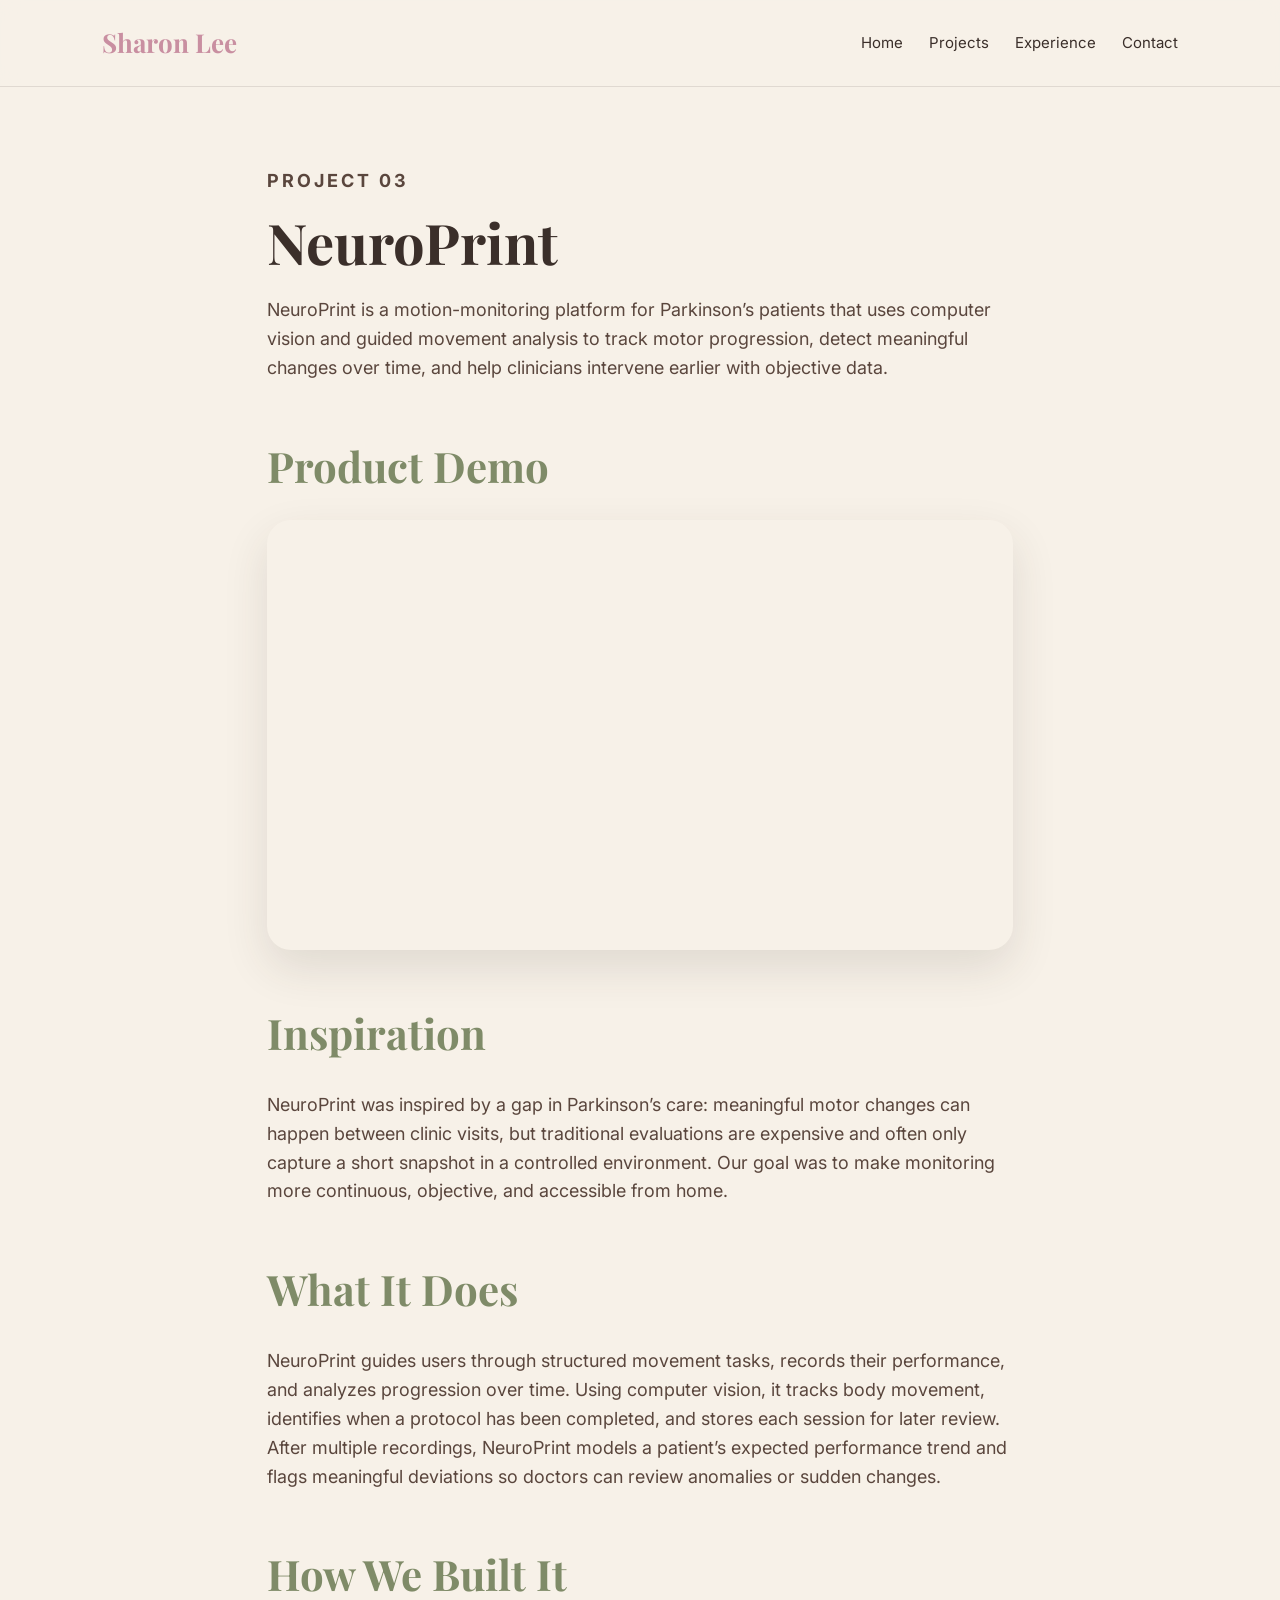
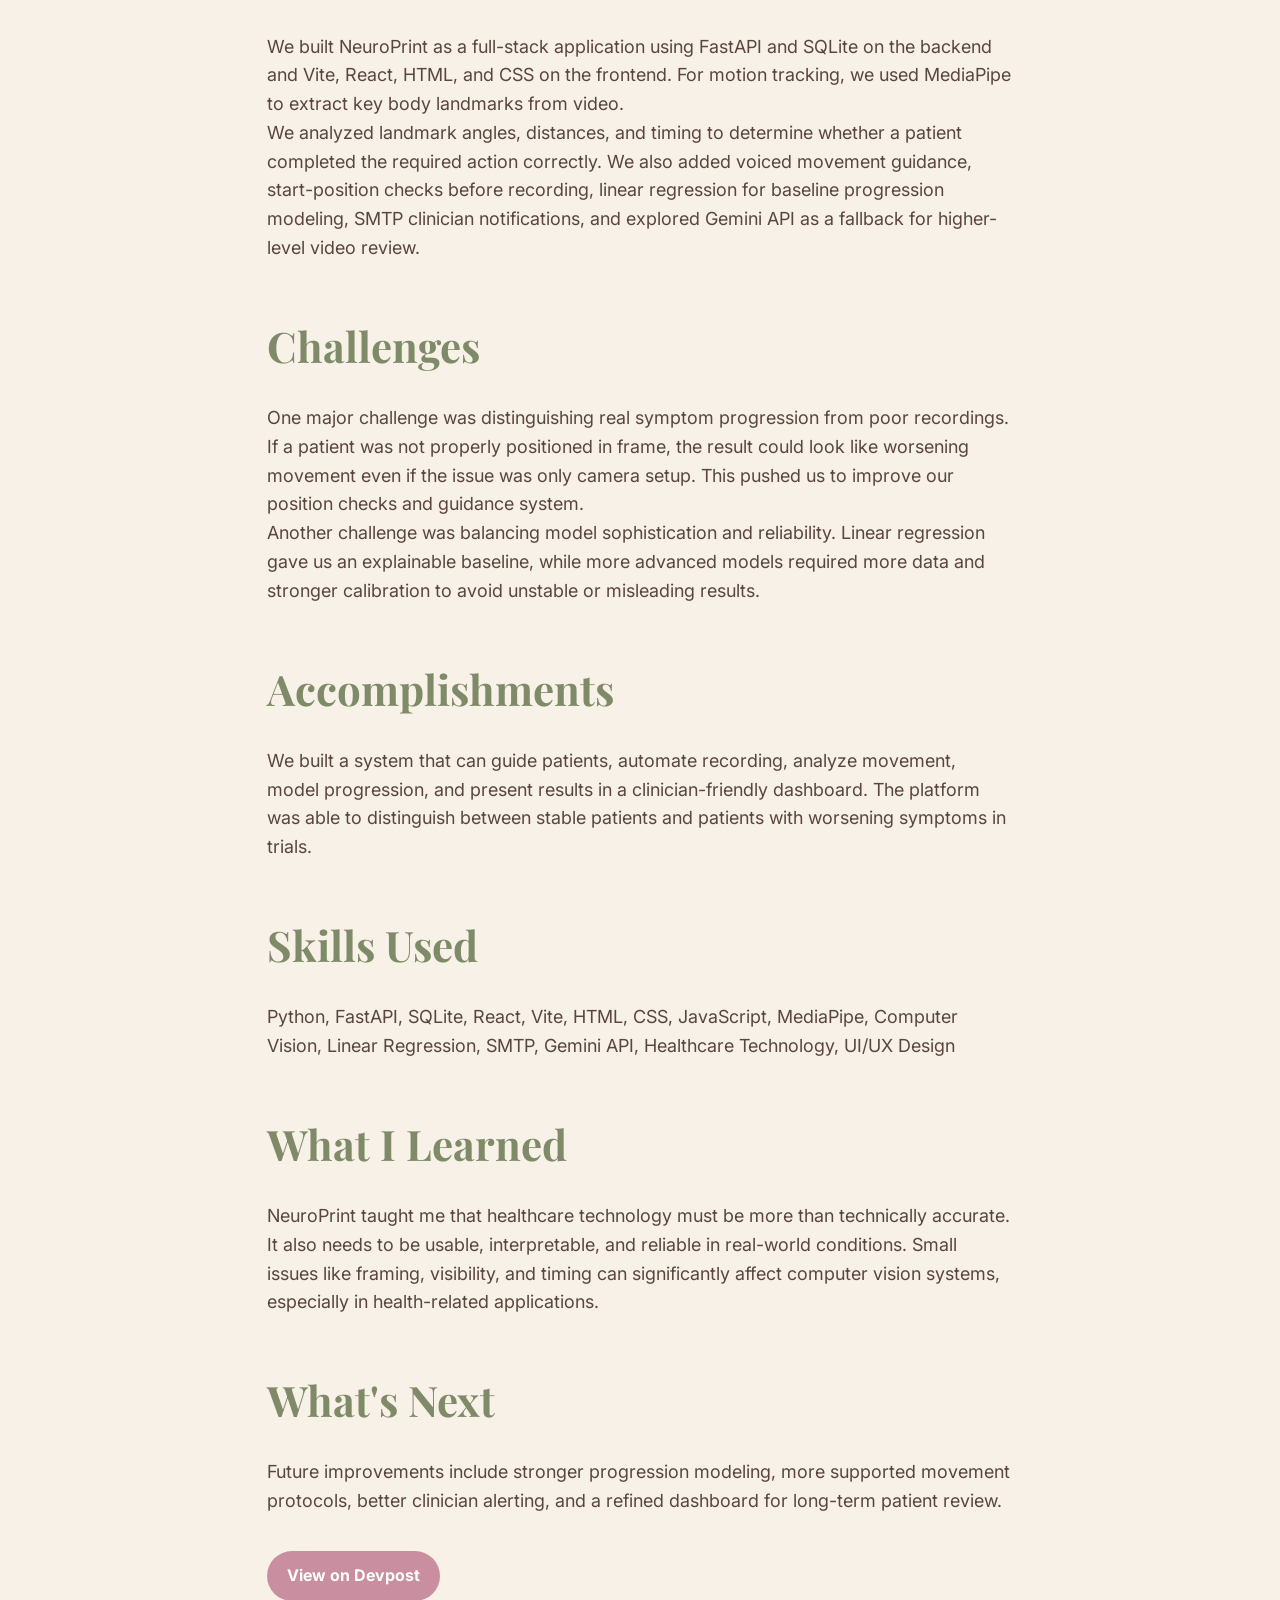
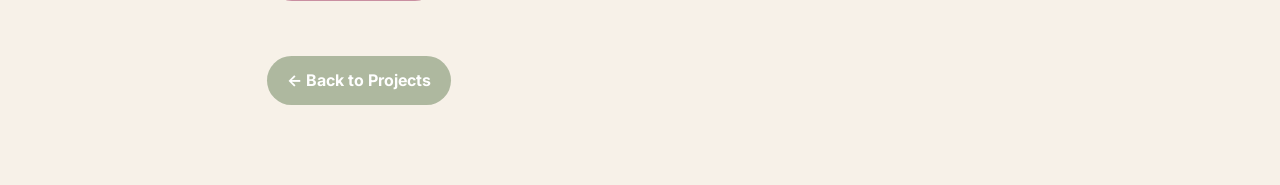
<file: projects/neuroprint.html>
<!DOCTYPE html>
<html lang="en">
<head>
  <meta charset="UTF-8" />
  <meta name="viewport" content="width=device-width, initial-scale=1.0" />
  <title>NeuroPrint | Sharon Lee</title>
  <link rel="stylesheet" href="../style.css" />
</head>
<body>

  <nav>
    <h2 class="logo">Sharon Lee</h2>
    <div class="nav-links">
      <a href="../index.html">Home</a>
      <a href="../index.html#projects">Projects</a>
      <a href="../index.html#experience">Experience</a>
      <a href="../index.html#contact">Contact</a>
    </div>
  </nav>

  <section class="project-page">
    <p class="tag">PROJECT 03</p>

    <h1>NeuroPrint</h1>

    <p class="hero-text">
      NeuroPrint is a motion-monitoring platform for Parkinson’s patients that uses
      computer vision and guided movement analysis to track motor progression, detect
      meaningful changes over time, and help clinicians intervene earlier with objective data.
    </p>
<div class="video-section">
  <h2>Product Demo</h2>

  <iframe 
    src="https://www.youtube.com/embed/ieQqZmpQ4VA"
    title="NeuroPrint Product Demo"
    allow="accelerometer; autoplay; clipboard-write; encrypted-media; gyroscope; picture-in-picture; web-share"
    allowfullscreen>
  </iframe>
</div>
    <h2>Inspiration</h2>
    <p>
      NeuroPrint was inspired by a gap in Parkinson’s care: meaningful motor changes can
      happen between clinic visits, but traditional evaluations are expensive and often only
      capture a short snapshot in a controlled environment. Our goal was to make monitoring
      more continuous, objective, and accessible from home.
    </p>

    <h2>What It Does</h2>
    <p>
      NeuroPrint guides users through structured movement tasks, records their performance,
      and analyzes progression over time. Using computer vision, it tracks body movement,
      identifies when a protocol has been completed, and stores each session for later review.
    </p>

    <p>
      After multiple recordings, NeuroPrint models a patient’s expected performance trend
      and flags meaningful deviations so doctors can review anomalies or sudden changes.
    </p>

    <h2>How We Built It</h2>
    <p>
      We built NeuroPrint as a full-stack application using FastAPI and SQLite on the backend
      and Vite, React, HTML, and CSS on the frontend. For motion tracking, we used MediaPipe
      to extract key body landmarks from video.
    </p>

    <p>
      We analyzed landmark angles, distances, and timing to determine whether a patient
      completed the required action correctly. We also added voiced movement guidance,
      start-position checks before recording, linear regression for baseline progression
      modeling, SMTP clinician notifications, and explored Gemini API as a fallback for
      higher-level video review.
    </p>

    <h2>Challenges</h2>
    <p>
      One major challenge was distinguishing real symptom progression from poor recordings.
      If a patient was not properly positioned in frame, the result could look like worsening
      movement even if the issue was only camera setup. This pushed us to improve our
      position checks and guidance system.
    </p>

    <p>
      Another challenge was balancing model sophistication and reliability. Linear regression
      gave us an explainable baseline, while more advanced models required more data and
      stronger calibration to avoid unstable or misleading results.
    </p>

    <h2>Accomplishments</h2>
    <p>
      We built a system that can guide patients, automate recording, analyze movement,
      model progression, and present results in a clinician-friendly dashboard. The platform
      was able to distinguish between stable patients and patients with worsening symptoms
      in trials.
    </p>

    <h2>Skills Used</h2>
    <p>
      Python, FastAPI, SQLite, React, Vite, HTML, CSS, JavaScript, MediaPipe, Computer Vision,
      Linear Regression, SMTP, Gemini API, Healthcare Technology, UI/UX Design
    </p>

    <h2>What I Learned</h2>
    <p>
      NeuroPrint taught me that healthcare technology must be more than technically accurate.
      It also needs to be usable, interpretable, and reliable in real-world conditions. Small
      issues like framing, visibility, and timing can significantly affect computer vision systems,
      especially in health-related applications.
    </p>

    <h2>What's Next</h2>
    <p>
      Future improvements include stronger progression modeling, more supported movement protocols,
      better clinician alerting, and a refined dashboard for long-term patient review.
    </p>

    <div class="project-buttons">
      <a href="https://devpost.com/software/neuroprint-cky41g" target="_blank">
        View on Devpost
      </a>
    </div>

    <a class="back-button" href="../index.html#projects">← Back to Projects</a>
  </section>

</body>
</html>
</file>
<file: style.css>
@import url('https://fonts.googleapis.com/css2?family=Inter:wght@400;500;600;700&family=Playfair+Display:wght@500;600;700&display=swap');

* {
  margin: 0;
  padding: 0;
  box-sizing: border-box;
}

html {
  scroll-behavior: smooth;
}

body {
  background: #f7f1e8;
  color: #3b2f2a;
  font-family: "Inter", Arial, sans-serif;
  line-height: 1.6;
}

h1, h2, h3, .logo {
  font-family: "Playfair Display", Georgia, serif;
}

nav {
  position: sticky;
  top: 0;
  z-index: 10;
  background: rgba(247, 241, 232, 0.9);
  backdrop-filter: blur(10px);
  display: flex;
  justify-content: space-between;
  align-items: center;
  padding: 22px 8%;
  border-bottom: 1px solid rgba(59, 47, 42, 0.12);
}

.logo {
  color: #c98fa1;
  font-size: 26px;
}

.nav-links a {
  margin-left: 22px;
  text-decoration: none;
  color: #3b2f2a;
  font-size: 15px;
}

.nav-links a:hover {
  color: #c98fa1;
}

.hero {
  min-height: 85vh;
  padding: 90px 8%;
  display: flex;
  flex-direction: column;
  justify-content: center;
  background:
    radial-gradient(circle at 80% 20%, #e8b8c8 0, transparent 25%),
    radial-gradient(circle at 20% 80%, #aeb89f 0, transparent 25%);
}

.tag {
  color: #7f8b68;
  letter-spacing: 3px;
  font-size: 14px;
  margin-bottom: 18px;
  font-weight: 700;
}

h1 {
  font-size: 70px;
  line-height: 1.05;
  max-width: 850px;
  margin-bottom: 22px;
  color: #3b2f2a;
}

.hero-text {
  font-size: 20px;
  max-width: 760px;
  color: #5a463d;
}

.buttons {
  margin-top: 32px;
}

.buttons a {
  display: inline-block;
  margin-right: 14px;
  margin-bottom: 12px;
  padding: 13px 22px;
  border-radius: 999px;
  text-decoration: none;
  color: white;
  background: #aeb89f;
  transition: 0.2s;
  font-weight: 600;
}

.buttons a:nth-child(2) {
  background: #c98fa1;
}

.buttons a:nth-child(3) {
  background: #7f8b68;
}

.buttons a:hover {
  transform: translateY(-3px);
}

section {
  padding: 80px 8%;
}

section h2 {
  font-size: 42px;
  margin-bottom: 24px;
  color: #7f8b68;
}

section > p {
  font-size: 18px;
  max-width: 850px;
  color: #5a463d;
}

.project-grid,
.skills-grid,
.experience-grid {
  display: grid;
  grid-template-columns: repeat(2, 1fr);
  gap: 24px;
}

.card {
  background: rgba(255, 255, 255, 0.78);
  border: 1px solid rgba(59, 47, 42, 0.12);
  border-radius: 28px;
  padding: 30px;
  box-shadow: 0 18px 45px rgba(59, 47, 42, 0.08);
  transition: 0.2s;
}

.card:hover {
  transform: translateY(-5px);
}

.card h3 {
  color: #c98fa1;
  font-size: 24px;
  margin-bottom: 12px;
}

.card p {
  color: #5a463d;
}

.project-link,
.experience-link {
  display: block;
  text-decoration: none;
  color: inherit;
}

.project-link *,
.experience-link * {
  text-decoration: none;
}

.project-link span,
.experience-link span {
  display: inline-block;
  margin-top: 14px;
  color: #7f8b68;
  font-weight: 700;
}

.experience-item {
  background: rgba(255, 255, 255, 0.78);
  border-left: 6px solid #e8b8c8;
  padding: 24px 28px;
  border-radius: 18px;
  box-shadow: 0 12px 30px rgba(59, 47, 42, 0.06);
  transition: 0.2s;
}

.experience-item:hover {
  transform: translateY(-5px);
}

.experience-item h3 {
  color: #c98fa1;
  margin-bottom: 4px;
  font-size: 24px;
}

.experience-item p {
  color: #5a463d;
}

#contact {
  background: #aeb89f;
  color: white;
}

#contact h2 {
  color: white;
}

#contact p {
  color: white;
  font-size: 18px;
}

.contact-links {
  margin-top: 28px;
}

.contact-links a {
  display: inline-block;
  margin-right: 14px;
  margin-bottom: 12px;
  padding: 12px 20px;
  background: white;
  color: #7f8b68;
  text-decoration: none;
  border-radius: 999px;
  font-weight: 700;
  transition: 0.2s;
}

.contact-links a:hover {
  transform: translateY(-3px);
  background: #f7f1e8;
}

.project-page {
  max-width: 950px;
  margin: 0 auto;
}

.project-page h1 {
  font-size: 56px;
  margin-bottom: 24px;
}

.project-page h2 {
  margin-top: 50px;
}

.project-page p {
  color: #5a463d;
  font-size: 18px;
  max-width: 850px;
}

.project-buttons {
  margin-top: 35px;
  margin-bottom: 20px;
}

.project-buttons a {
  display: inline-block;
  padding: 12px 20px;
  background: #c98fa1;
  color: white;
  text-decoration: none;
  border-radius: 999px;
  font-weight: 700;
  transition: 0.2s;
  margin-right: 10px;
  margin-bottom: 10px;
}

.project-buttons a:hover {
  transform: translateY(-3px);
  background: #b77f91;
}

.back-button {
  display: inline-block;
  margin-top: 25px;
  padding: 12px 20px;
  background: #aeb89f;
  color: white;
  text-decoration: none;
  border-radius: 999px;
  font-weight: 700;
  transition: 0.2s;
}

.back-button:hover {
  transform: translateY(-3px);
  background: #7f8b68;
}

@media (max-width: 800px) {
  nav {
    flex-direction: column;
    gap: 12px;
  }

  .nav-links {
    display: flex;
    flex-wrap: wrap;
    justify-content: center;
  }

  .nav-links a {
    margin: 6px 10px;
  }

  h1 {
    font-size: 46px;
  }

  .project-page h1 {
    font-size: 42px;
  }

  .hero {
    padding: 70px 6%;
  }

  section {
    padding: 60px 6%;
  }

  .project-grid,
  .skills-grid,
  .experience-grid {
    grid-template-columns: 1fr;
  }
}
.instagram-section {
  margin-top: 35px;
  margin-bottom: 35px;
  text-align: center;
}

.instagram-section h2 {
  margin-bottom: 20px;
}

.instagram-section .instagram-media {
  margin: 0 auto !important;
  max-width: 380px !important;
  width: 100% !important;
  border-radius: 20px !important;
  overflow: hidden;
}

.instagram-section {
  margin-top: 40px;
  margin-bottom: 40px;
  text-align: center;
}

.instagram-section h2 {
  margin-bottom: 20px;
}

.instagram-section .instagram-media {
  margin: 0 auto !important;
  max-width: 380px !important;
  width: 100% !important;
  border-radius: 20px !important;
  overflow: hidden;
}
.instagram-section {
  margin-top: 40px;
  margin-bottom: 40px;
  text-align: center;
}

.instagram-section h2 {
  margin-bottom: 20px;
}

.instagram-cover {
  width: 100%;
  max-width: 360px;
  border-radius: 20px;
  box-shadow: 0 18px 45px rgba(59, 47, 42, 0.12);
  border: 1px solid rgba(59, 47, 42, 0.12);
  display: block;
  margin: 0 auto;
  transition: 0.2s;
}

.instagram-cover:hover {
  transform: translateY(-4px);
}

.caption {
  text-align: center;
  margin-top: 12px;
  font-size: 15px;
  color: #5a463d;
}
.video-section {
  margin-top: 40px;
  margin-bottom: 40px;
}

.video-section h2 {
  margin-bottom: 20px;
}

.video-section iframe {
  width: 100%;
  max-width: 760px;
  height: 430px;
  border: none;
  border-radius: 24px;
  box-shadow: 0 18px 45px rgba(59, 47, 42, 0.12);
  display: block;
  margin: 0 auto;
}

@media (max-width: 800px) {
  .video-section iframe {
    height: 240px;
  }
}
</file>
